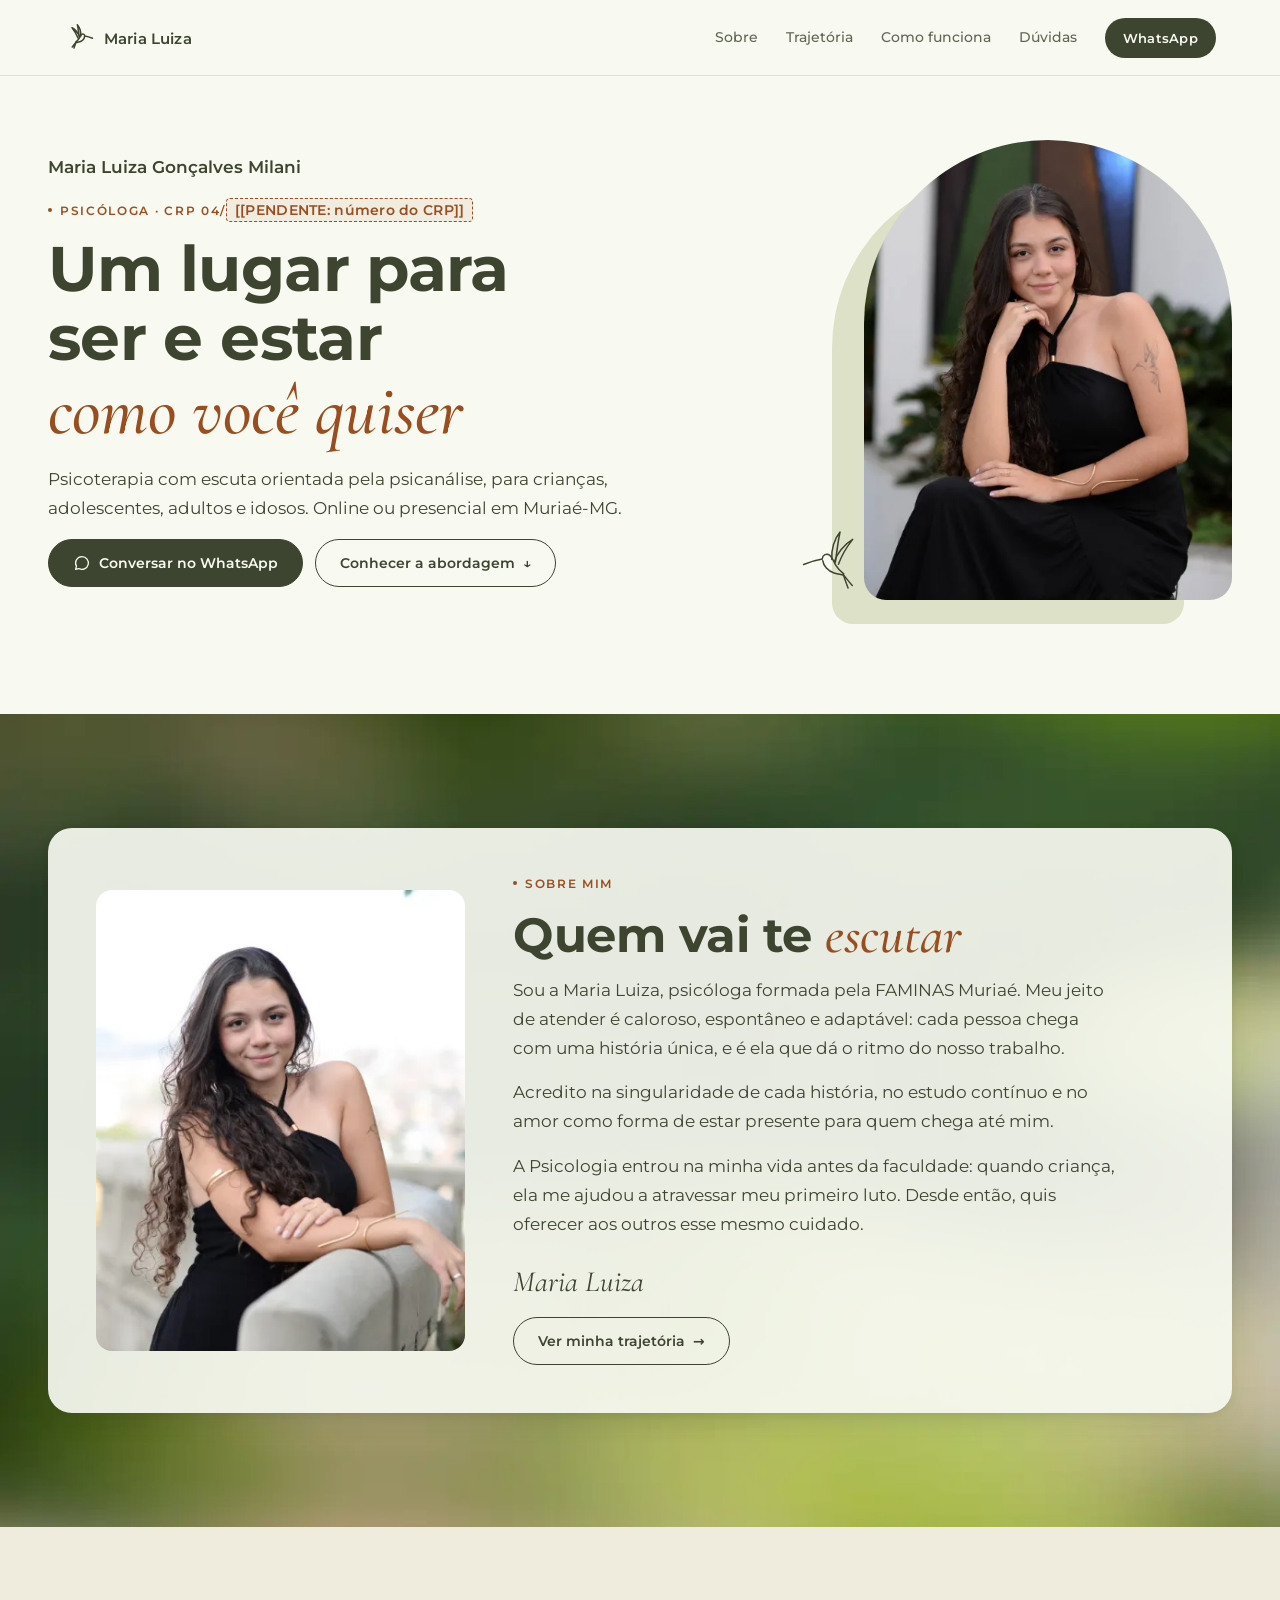
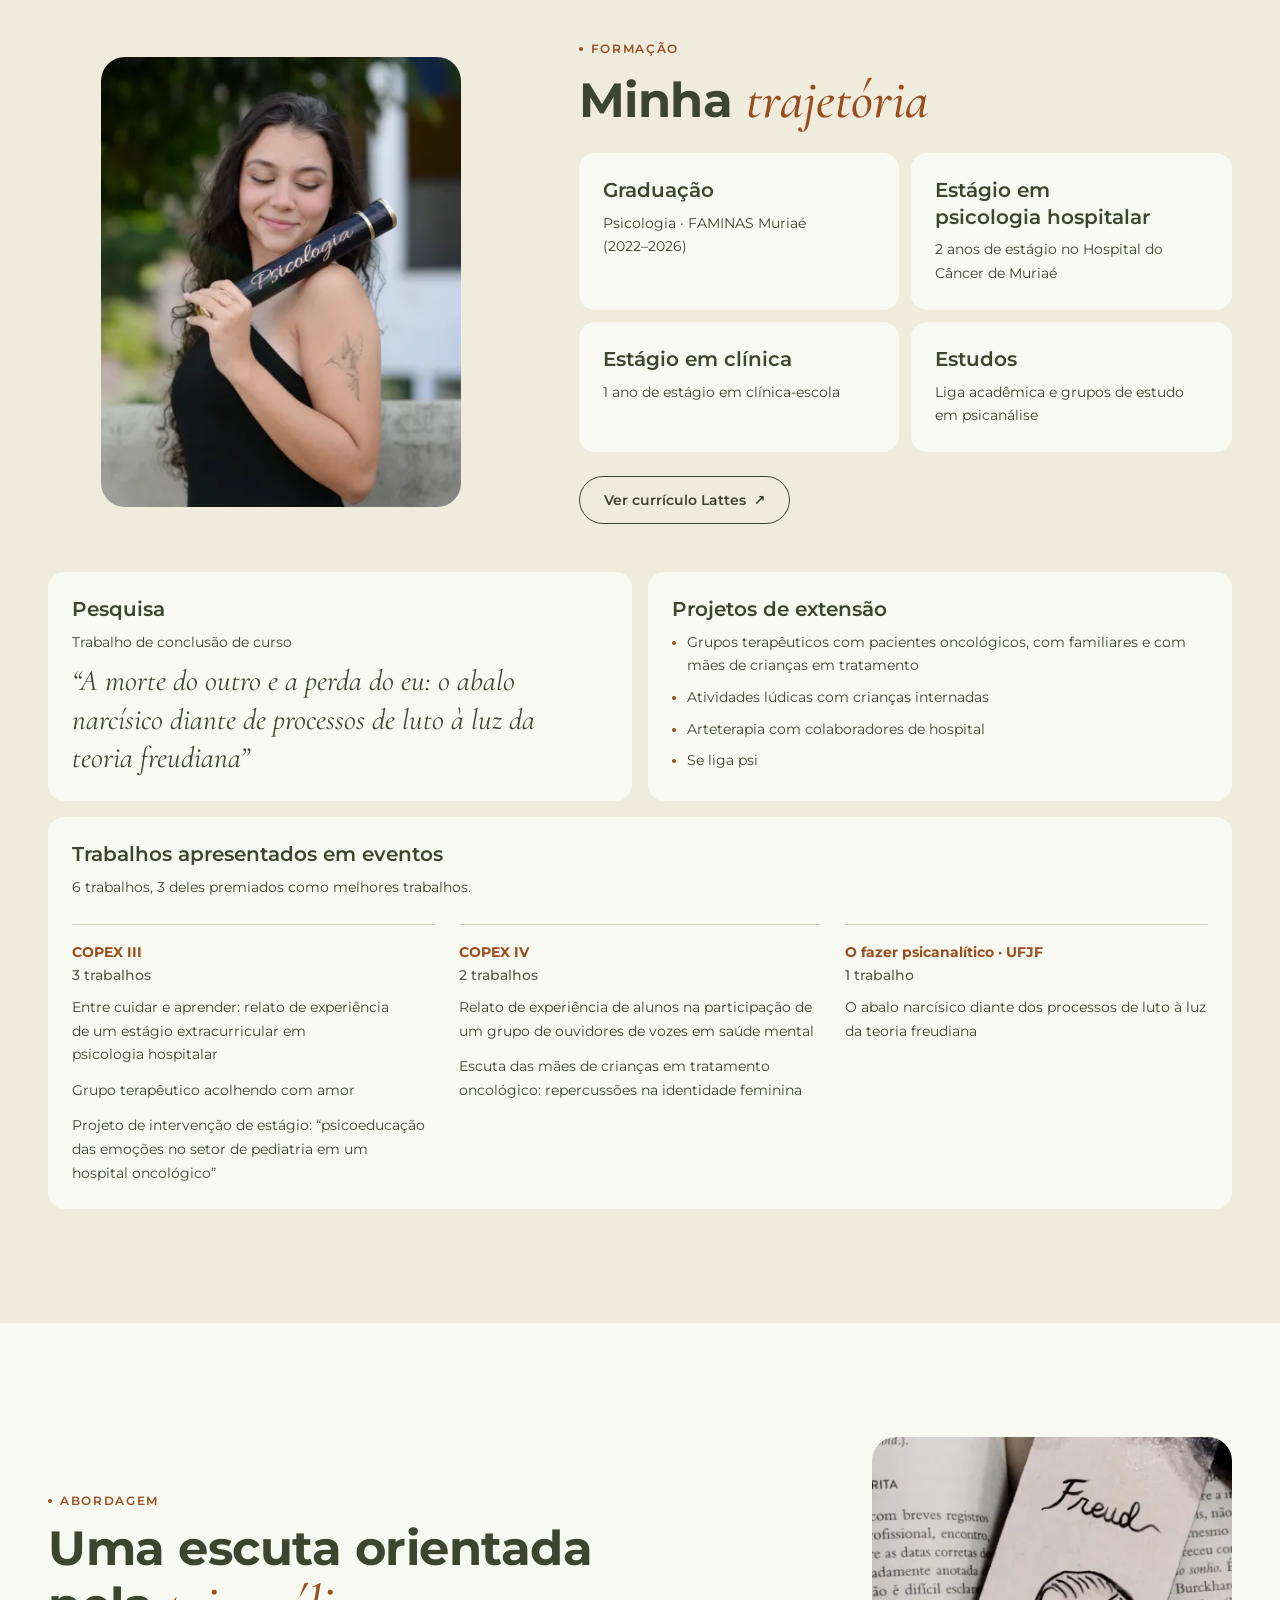
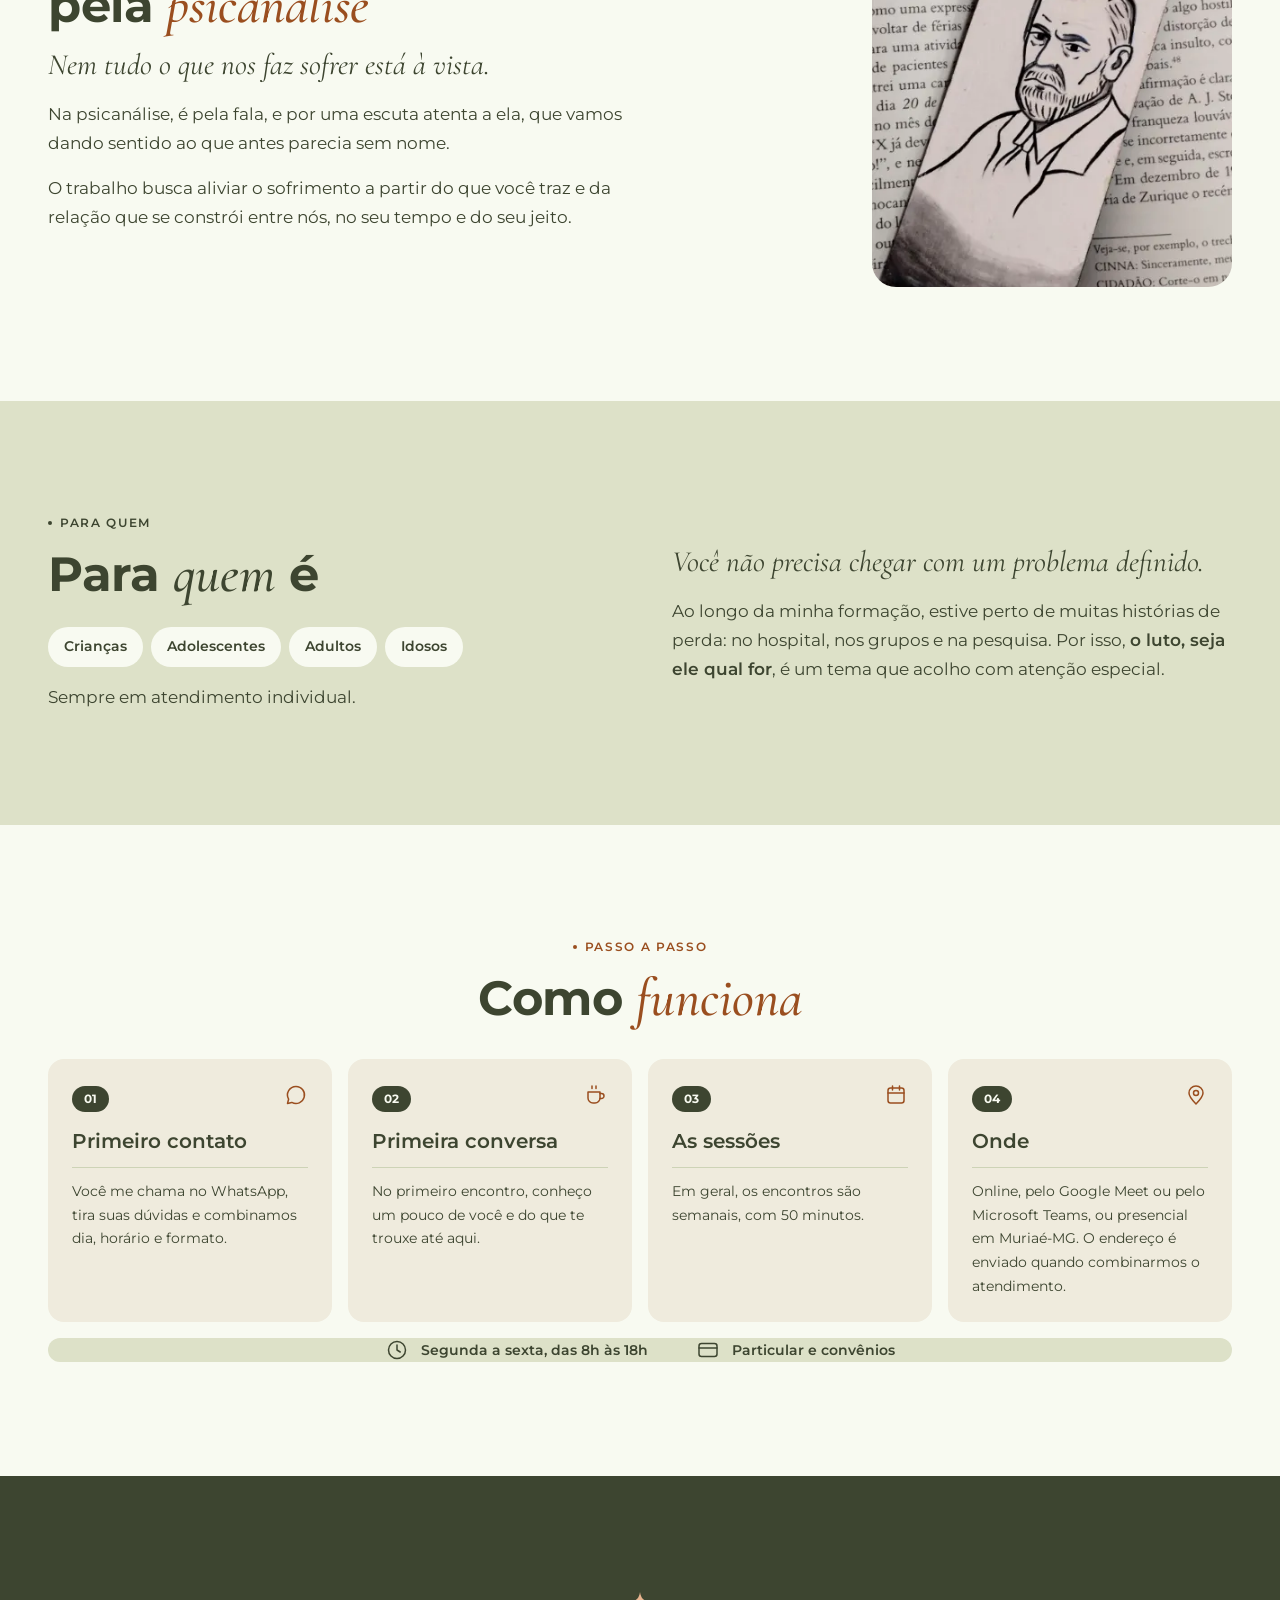
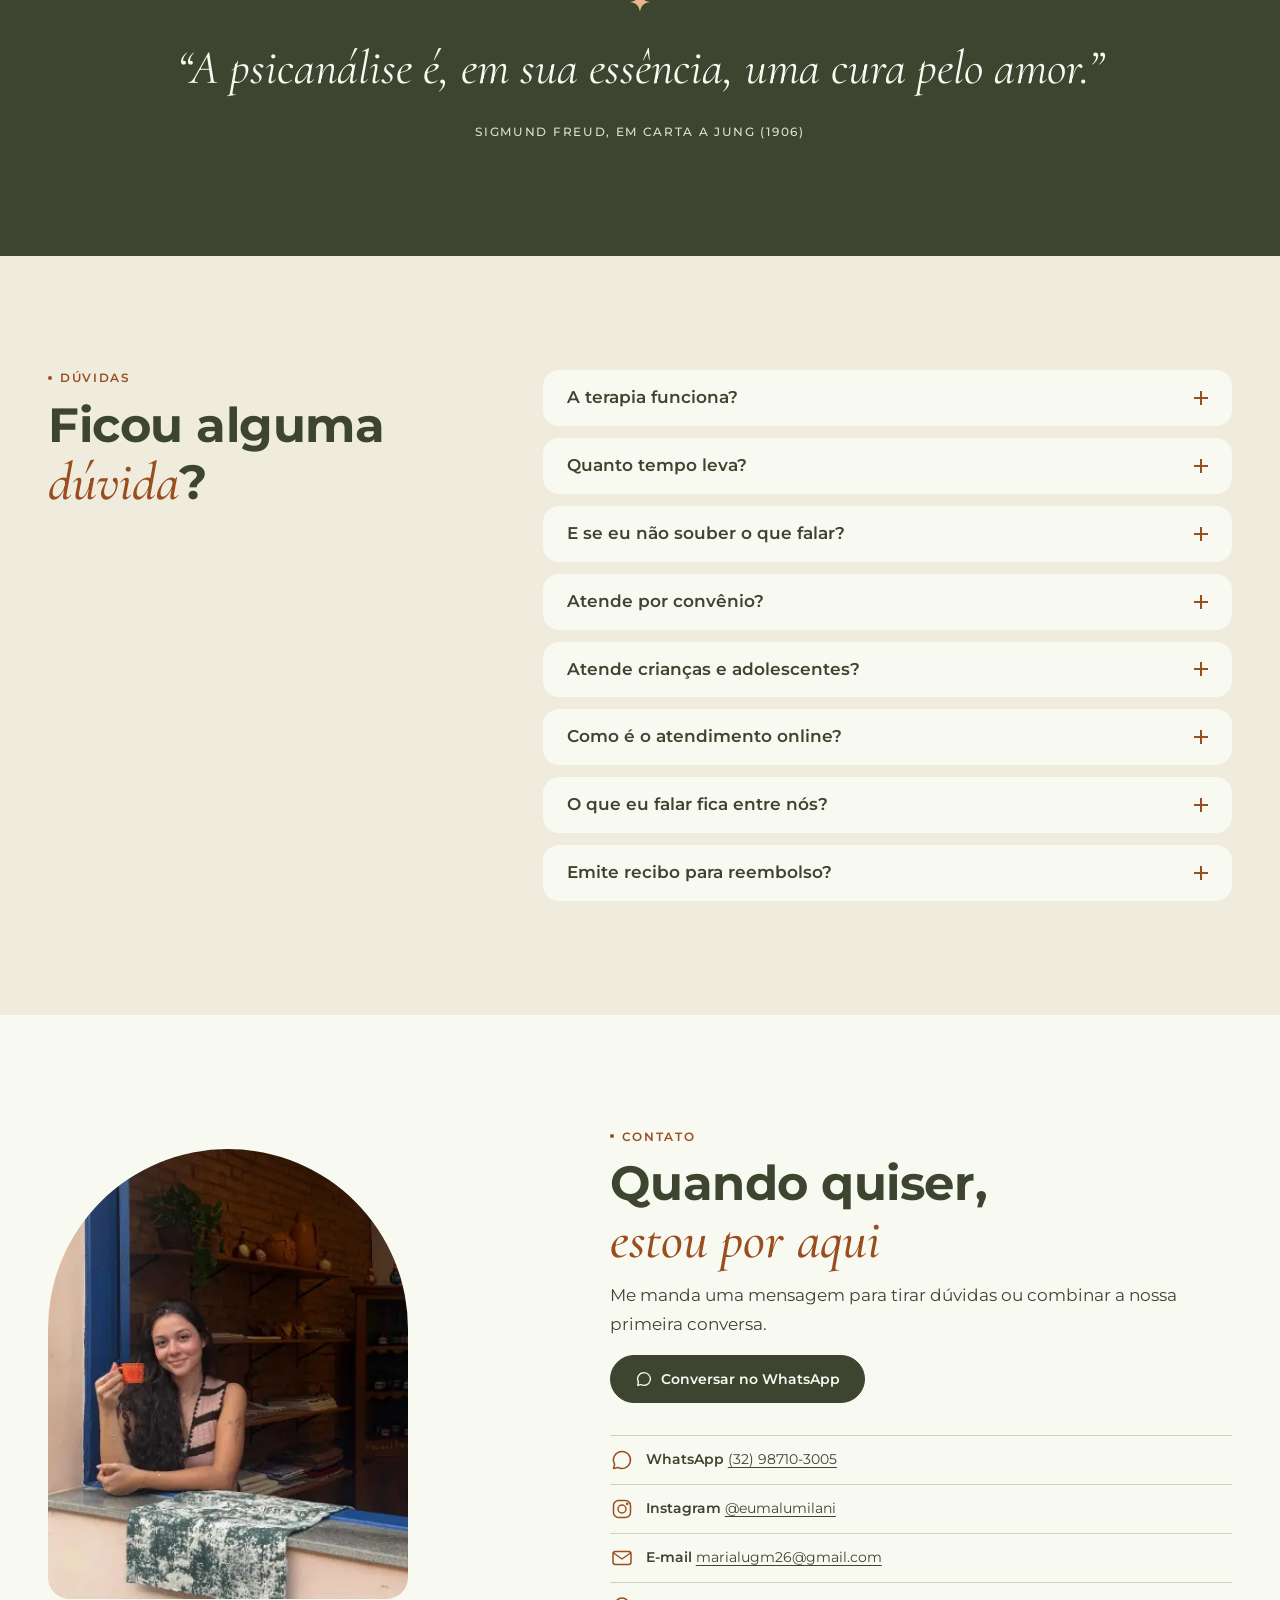
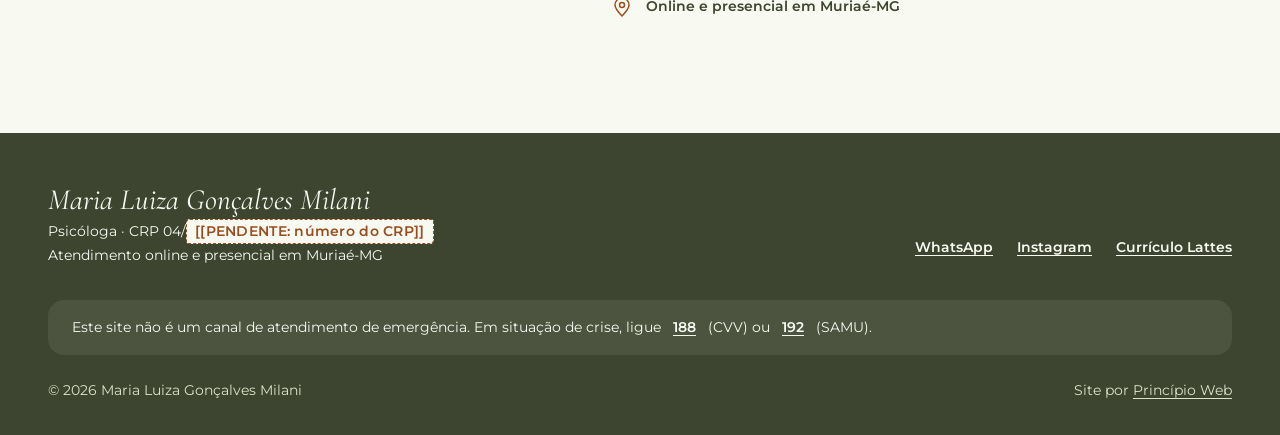
<file: index.html>
<!doctype html>
<html lang="pt-BR">
<head>
  <meta charset="utf-8">
  <!-- Kit, trecho 1 — ADAPTADO: a abertura roda em TODA visita (o kit original rodava só na 1ª,
       com a flag ml-abertura-vista no localStorage; a flag foi removida a pedido) -->
  <script>
    /* ABERTURA — decide, antes do primeiro paint, se a animação roda.
       Põe a classe .intro no <html>; o CSS e o JS da abertura só agem com ela. */
    (function () {
      var html = document.documentElement;
      var forcar = /[?&]intro(?:[=&]|$)/.test(location.search); // ?intro força (e ?intro=0.25 = câmera lenta)
      try {
        if (matchMedia('(prefers-reduced-motion: reduce)').matches) return; // movimento reduzido: nunca roda
        if (!forcar) {
          // recarregou: roda sempre, tirando o #seção que o clique no menu deixou no endereço.
          // chegou por link de seção (#duvidas…): não roda, vai direto à seção
          var nav = performance.getEntriesByType('navigation')[0];
          if (location.hash) {
            if (!nav || nav.type !== 'reload') return;
            history.replaceState(history.state, '', location.pathname + location.search);
          }
          if (document.visibilityState === 'hidden') return; // aberta em aba de fundo
        }
        if ('scrollRestoration' in history) history.scrollRestoration = 'manual'; // começa no topo
        html.classList.add('intro');
      } catch (e) { /* navegador sem suporte: não roda */ }
    })();
  </script>
  <!-- Kit, trecho 2 — fonte do nome auto-hospedada (pré-carregada) no lugar do Google Fonts;
       o @font-face fica em css/base.css. CSS da camada sem alterações. -->
  <link rel="preload" href="assets/fonts/cormorant-garamond-latin-wght-italic.woff2" as="font" type="font/woff2" crossorigin>
  <style>
  /* ==========================================================================
     ABERTURA — camada por cima do site (CSS inline no <head>)
     Só vale com html.intro. Sem a classe, a camada nem aparece.
     ========================================================================== */
  :root {
    --ab-cortina: #F8FAF1;   /* cor da cortina (off-white) */
    --ab-traco: #3D4530;     /* traço do beija-flor e cor do nome (verde-oliva) */
    --ab-fio: #CDD3B6;       /* fio da borda: verde-sálvia (um tom acima do #DDE1C8 para aparecer sobre o off-white) */
    --ab-sombra: #3D4530;    /* cor da sombra da borda (bem transparente, ver opacidades no HTML) */
    --ab-fonte-nome: "Cormorant Garamond", "Cormorant", Garamond, Georgia, serif;
    --ab-tamanho-nome: clamp(2.6rem, 2rem + 4vw, 5.6rem);
    --ab-espera: 4s;         /* rede de segurança: se o JS falhar, a camada some sozinha depois disso */
  }

  #abertura { display: none; }

  html.intro #abertura {
    display: block;
    position: fixed;
    inset: 0;
    z-index: 2147483000;
    overflow: hidden;
    contain: strict;
    cursor: default;
    -webkit-user-select: none;
    user-select: none;
    -webkit-tap-highlight-color: transparent;
    /* linear no total, para o último quadro ser exato (visibility: hidden de verdade) */
    animation: ab-seguranca .35s linear var(--ab-espera) forwards;
  }

  #abertura svg {
    position: absolute;
    inset: 0;
    width: 100%;
    height: 100%;
    display: block;
    overflow: visible;
    will-change: transform; /* cada SVG numa camada própria da GPU */
  }

  .ab-tecido { fill: var(--ab-cortina); }
  .ab-fio { fill: none; stroke: var(--ab-fio); stroke-width: 1.25px; stroke-linejoin: round; }
  .ab-sombra path { fill: none; stroke: var(--ab-sombra); stroke-linejoin: round; }

  .ab-nome {
    fill: var(--ab-traco);
    font-family: var(--ab-fonte-nome);
    font-style: italic;
    font-weight: 300;
    font-size: var(--ab-tamanho-nome);
    letter-spacing: .01em;
    transition: opacity .25s cubic-bezier(.16, 1, .3, 1);
  }
  #abertura.ab-esperando-fonte .ab-nome { opacity: 0; } /* nunca mostra a fonte reserva trocando no meio */

  .ab-passaro path {
    fill: none;
    stroke: var(--ab-traco);
    stroke-width: 1.5px;
    stroke-linecap: round;
    stroke-linejoin: round;
    vector-effect: non-scaling-stroke; /* o traço fica com 1,5 px em qualquer tamanho */
  }
  .ab-rastro { fill: none; stroke-width: 1.5px; stroke-linecap: round; stroke-dasharray: 0 5; }

  /* O logo do menu já ocupa o lugar, invisível, até o beija-flor pousar nele */
  html.intro [data-abertura-logo] {
    visibility: hidden;
    animation: ab-logo-volta .35s ease-out var(--ab-espera) forwards;
  }

  /* Rede de segurança: some com fade e deixa de existir para o clique.
     O "hidden" entra em 97% e fica até o fim: no Chrome, com atraso de 4 s, o progresso final
     pode parar em 0,999999… (arredondamento) e um hidden só no 100% nunca seria aplicado. */
  @keyframes ab-seguranca {
    0%   { opacity: 1; animation-timing-function: cubic-bezier(.16, 1, .3, 1); }
    96%  { opacity: 0; visibility: visible; }
    97%, 100% { opacity: 0; visibility: hidden; pointer-events: none; }
  }
  @keyframes ab-logo-volta {
    from { visibility: visible; opacity: 0; }
    to   { visibility: visible; opacity: 1; }
  }
  </style>
  <meta name="viewport" content="width=device-width, initial-scale=1">
  <title>Maria Luiza Gonçalves Milani · Psicóloga em Muriaé-MG</title>
  <meta name="description" content="Psicoterapia com escuta orientada pela psicanálise, para crianças, adolescentes, adultos e idosos. Atendimento online ou presencial em Muriaé-MG.">
  <meta name="theme-color" content="#F8FAF1">
  <!-- [[PENDENTE: remover o noindex quando o CRP estiver no site (sem CRP não pode aparecer no Google)]] -->
  <meta name="robots" content="noindex, nofollow">
  <!-- Endereço do site: ao trocar pelo domínio final, buscar "psico-web.jp-princisval.workers.dev"
       e substituir aqui, no JSON-LD abaixo, em robots.txt e em sitemap.xml -->
  <link rel="canonical" href="https://psico-web.jp-princisval.workers.dev/">
  <!-- Prévia do link (WhatsApp, Instagram, Facebook, X) -->
  <meta property="og:type" content="website">
  <meta property="og:locale" content="pt_BR">
  <meta property="og:site_name" content="Maria Luiza · Psicóloga">
  <meta property="og:title" content="Maria Luiza Gonçalves Milani · Psicóloga em Muriaé-MG">
  <meta property="og:description" content="Psicoterapia com escuta orientada pela psicanálise, para crianças, adolescentes, adultos e idosos. Online ou presencial em Muriaé-MG.">
  <meta property="og:url" content="https://psico-web.jp-princisval.workers.dev/">
  <meta property="og:image" content="https://psico-web.jp-princisval.workers.dev/assets/img/compartilhar.jpg">
  <meta property="og:image:type" content="image/jpeg">
  <meta property="og:image:width" content="1200">
  <meta property="og:image:height" content="630">
  <meta property="og:image:alt" content="Maria Luiza Gonçalves Milani, psicóloga em Muriaé-MG, sorrindo com a mão no queixo">
  <meta name="twitter:card" content="summary_large_image">
  <!-- Dados estruturados para o Google: só informações confirmadas em docs/conteudo.md.
       Quando o CRP chegar, incluir em "Person": "identifier": "CRP 04/número" -->
  <script type="application/ld+json">
  {
    "@context": "https://schema.org",
    "@graph": [
      {
        "@type": "Person",
        "@id": "https://psico-web.jp-princisval.workers.dev/#maria-luiza",
        "name": "Maria Luiza Gonçalves Milani",
        "jobTitle": "Psicóloga",
        "url": "https://psico-web.jp-princisval.workers.dev/",
        "image": "https://psico-web.jp-princisval.workers.dev/assets/img/compartilhar.jpg",
        "alumniOf": { "@type": "CollegeOrUniversity", "name": "FAMINAS Muriaé" },
        "knowsAbout": ["Psicologia", "Psicanálise", "Psicoterapia"],
        "sameAs": [
          "https://www.instagram.com/eumalumilani/",
          "https://lattes.cnpq.br/3861131205712376"
        ]
      },
      {
        "@type": "ProfessionalService",
        "@id": "https://psico-web.jp-princisval.workers.dev/#atendimento",
        "name": "Maria Luiza Gonçalves Milani · Psicóloga",
        "description": "Psicoterapia com escuta orientada pela psicanálise, para crianças, adolescentes, adultos e idosos. Online ou presencial em Muriaé-MG.",
        "url": "https://psico-web.jp-princisval.workers.dev/",
        "image": "https://psico-web.jp-princisval.workers.dev/assets/img/compartilhar.jpg",
        "telephone": "+55 32 98710-3005",
        "email": "marialugm26@gmail.com",
        "address": { "@type": "PostalAddress", "addressLocality": "Muriaé", "addressRegion": "MG", "addressCountry": "BR" },
        "areaServed": [
          { "@type": "City", "name": "Muriaé" },
          { "@type": "Country", "name": "Brasil" }
        ],
        "founder": { "@id": "https://psico-web.jp-princisval.workers.dev/#maria-luiza" },
        "sameAs": ["https://www.instagram.com/eumalumilani/"]
      }
    ]
  }
  </script>
  <link rel="preload" href="assets/fonts/montserrat-latin-wght-normal.woff2" as="font" type="font/woff2" crossorigin>
  <!-- Kit, trecho 8 — favicons na raiz -->
  <link rel="icon" href="/favicon-32.png" sizes="32x32" type="image/png">
  <link rel="icon" href="/favicon.svg" type="image/svg+xml">
  <link rel="apple-touch-icon" href="/apple-touch-icon.png">
  <link rel="stylesheet" href="css/base.css">
  <link rel="stylesheet" href="css/menu.css">
  <link rel="stylesheet" href="css/secoes.css">
</head>
<body>
  <!-- Kit, trecho 3 — ABERTURA: camada por cima do site (logo no início do <body>) -->
  <div id="abertura" aria-hidden="true">
    <svg class="ab-pano" focusable="false">
      <defs>
        <clipPath id="ab-corte">
          <rect class="ab-inicial" width="100%" height="100%"/>
          <path data-borda/>
        </clipPath>
      </defs>
      <!-- sombra suave da borda: traços do mesmo path, do mais largo/claro ao mais estreito/escuro (sem filtro de blur) -->
      <g class="ab-sombra" transform="translate(0 1.5)">
        <path data-borda stroke-width="36" stroke-opacity="0.006"/>
        <path data-borda stroke-width="28" stroke-opacity="0.008"/>
        <path data-borda stroke-width="22" stroke-opacity="0.01"/>
        <path data-borda stroke-width="17" stroke-opacity="0.012"/>
        <path data-borda stroke-width="13" stroke-opacity="0.015"/>
        <path data-borda stroke-width="9" stroke-opacity="0.018"/>
        <path data-borda stroke-width="6" stroke-opacity="0.022"/>
        <path data-borda stroke-width="3" stroke-opacity="0.03"/>
      </g>
      <rect class="ab-tecido ab-inicial" width="100%" height="100%"/>
      <path class="ab-tecido" data-borda/>
      <g clip-path="url(#ab-corte)">
        <g class="ab-nome-grupo">
          <text class="ab-nome" x="50%" y="50%" text-anchor="middle" dominant-baseline="central">Maria Luiza</text>
        </g>
      </g>
      <path class="ab-fio" data-borda/>
    </svg>
    <svg class="ab-ceu" focusable="false">
      <defs>
        <linearGradient id="ab-rastro-cor" gradientUnits="userSpaceOnUse">
          <stop offset="0" stop-color="#3D4530" stop-opacity="0"/>
          <stop offset=".78" stop-color="#3D4530" stop-opacity=".62"/>
          <stop offset="1" stop-color="#3D4530" stop-opacity="0"/>
        </linearGradient>
      </defs>
      <path class="ab-rastro" stroke="url(#ab-rastro-cor)"/>
      <g class="ab-passaro" transform="translate(-999 -999)">
        <g class="ab-asa-tras">
          <path data-pose="alta" d="M52.2 46.4 C48.6 35.8 39.2 23.0 26.8 15.8 C34.8 25.8 41.8 37.4 46.6 50.2"/>
          <path data-pose="meia" d="M52.2 46.4 C45.2 37.6 31.4 28.6 14.6 24.6 C28.0 31.0 39.6 39.6 46.6 50.2" style="opacity:0"/>
          <path data-pose="baixa" d="M52.2 46.4 C42.6 44.0 27.0 44.6 11.6 49.8 C26.4 48.8 38.8 49.0 46.6 50.2" style="opacity:0"/>
        </g>
        <path d="M69.0 42.4 C68.6 37.4 62.8 34.8 59.0 37.6 C55.0 40.6 53.4 46.4 50.4 51.6 C47.6 56.4 43.4 60.6 39.2 63.6"/>
        <path d="M68.4 45.4 C67.6 52.4 61.0 60.0 52.8 62.4 C48.6 63.6 44.6 64.4 41.0 65.2"/>
        <path d="M69.0 43.2 Q82.0 45.4 95.0 50.6"/>
        <path d="M40.0 64.4 C35.4 70.4 31.4 75.6 27.4 79.8 M40.0 64.4 C37.6 71.8 35.4 77.6 33.2 83.4"/>
        <g class="ab-asa-frente">
          <path data-pose="alta" d="M55.8 43.6 C56.8 30.6 52.6 15.2 44.4 5.6 C47.2 18.4 48.8 32.4 50.8 47.4"/>
          <path data-pose="meia" d="M55.8 43.6 C52.4 32.8 41.8 20.4 26.6 12.6 C36.6 22.2 45.2 33.6 50.8 47.4" style="opacity:0"/>
          <path data-pose="baixa" d="M55.8 43.6 C47.6 38.4 32.4 34.4 14.8 35.8 C30.4 38.8 43.4 42.6 50.8 47.4" style="opacity:0"/>
        </g>
      </g>
    </svg>
  </div>

  <a class="pular-link" href="#conteudo">Pular para o conteúdo</a>

  <!-- Kit, trecho 7 — header. data-menu no <header>; data-menu-flip nas peças que deslizam;
       data-abertura-logo no SVG onde o beija-flor pousa; data-abertura-sobe no que sobe com a cortina -->
  <header class="menu" data-menu>
    <div class="menu__contorno" aria-hidden="true"></div>
    <div class="menu__fundo" aria-hidden="true"></div>
    <div class="menu__barra">
      <a class="menu__marca" href="#topo" data-menu-flip aria-label="Maria Luiza — início">
        <svg class="menu__logo" data-abertura-logo viewBox="0 0 100 100" overflow="visible" aria-hidden="true" focusable="false">
          <g fill="none" stroke="currentColor" stroke-width="1.5" stroke-linecap="round" stroke-linejoin="round">
            <path vector-effect="non-scaling-stroke" d="M52.2 46.4 C48.6 35.8 39.2 23.0 26.8 15.8 C34.8 25.8 41.8 37.4 46.6 50.2"/>
            <path vector-effect="non-scaling-stroke" d="M69.0 42.4 C68.6 37.4 62.8 34.8 59.0 37.6 C55.0 40.6 53.4 46.4 50.4 51.6 C47.6 56.4 43.4 60.6 39.2 63.6"/>
            <path vector-effect="non-scaling-stroke" d="M68.4 45.4 C67.6 52.4 61.0 60.0 52.8 62.4 C48.6 63.6 44.6 64.4 41.0 65.2"/>
            <path vector-effect="non-scaling-stroke" d="M69.0 43.2 Q82.0 45.4 95.0 50.6"/>
            <path vector-effect="non-scaling-stroke" d="M40.0 64.4 C35.4 70.4 31.4 75.6 27.4 79.8 M40.0 64.4 C37.6 71.8 35.4 77.6 33.2 83.4"/>
            <path vector-effect="non-scaling-stroke" d="M55.8 43.6 C56.8 30.6 52.6 15.2 44.4 5.6 C47.2 18.4 48.8 32.4 50.8 47.4"/>
          </g>
        </svg>
        <span class="menu__nome" data-abertura-sobe>Maria Luiza</span>
      </a>
      <div class="menu__direita" data-menu-flip="fim">
        <nav class="menu__links" aria-label="Seções" data-abertura-sobe>
          <a href="#sobre">Sobre</a>
          <a href="#trajetoria">Trajetória</a>
          <a href="#como-funciona">Como funciona</a>
          <a href="#duvidas">Dúvidas</a>
        </nav>
        <a class="menu__whats" href="https://wa.me/5532987103005?text=Ol%C3%A1%2C%20Maria%20Luiza!%20Vim%20pelo%20seu%20site%20e%20gostaria%20de%20saber%20mais%20sobre%20o%20atendimento%20com%20voc%C3%AA." target="_blank" rel="noopener" data-abertura-sobe>WhatsApp</a>
      </div>
    </div>
  </header>

  <main id="conteudo" tabindex="-1">

    <!-- ===================== INÍCIO ===================== -->
    <section id="topo" class="secao topo" aria-labelledby="topo-titulo">
      <div class="container topo__grade">
        <div class="fluxo">
          <p class="topo__nome" data-abertura-sobe>Maria Luiza Gonçalves Milani</p>
          <p class="sobretitulo" data-abertura-sobe>Psicóloga · CRP 04/<span class="pendente">[[PENDENTE: número do CRP]]</span></p>
          <h1 id="topo-titulo" data-abertura-sobe>Um lugar para ser e estar <em>como você quiser</em></h1>
          <p data-abertura-sobe>Psicoterapia com escuta orientada pela psicanálise, para crianças, adolescentes, adultos e idosos. Online ou presencial em Muriaé-MG.</p>
          <p class="acoes" data-abertura-sobe>
            <a class="botao" href="https://wa.me/5532987103005?text=Ol%C3%A1%2C%20Maria%20Luiza!%20Vim%20pelo%20seu%20site%20e%20gostaria%20de%20saber%20mais%20sobre%20o%20atendimento%20com%20voc%C3%AA." target="_blank" rel="noopener">
              <svg class="botao__icone" viewBox="0 0 24 24" aria-hidden="true" focusable="false"><path d="M12 3.5a8.5 8.5 0 0 0-7.4 12.7L3.5 20.5l4.3-1.1A8.5 8.5 0 1 0 12 3.5Z"/></svg>
              Conversar no WhatsApp
            </a>
            <a class="botao botao--contorno" href="#abordagem">Conhecer a abordagem <span aria-hidden="true">↓</span></a>
          </p>
        </div>
        <div class="topo__foto" data-abertura-sobe>
          <img src="assets/img/topo-720.webp" srcset="assets/img/topo-480.webp 480w, assets/img/topo-720.webp 720w, assets/img/topo-1080.webp 1080w" sizes="(min-width: 761px) 370px, min(82vw, 370px)" width="720" height="900" fetchpriority="high" decoding="async" alt="Maria Luiza sentada, de vestido preto, sorrindo com o queixo apoiado na mão">
          <svg class="topo__passaro" viewBox="0 0 100 100" aria-hidden="true" focusable="false"><path d="M52.2 46.4 C48.6 35.8 39.2 23.0 26.8 15.8 C34.8 25.8 41.8 37.4 46.6 50.2"/><path d="M69.0 42.4 C68.6 37.4 62.8 34.8 59.0 37.6 C55.0 40.6 53.4 46.4 50.4 51.6 C47.6 56.4 43.4 60.6 39.2 63.6"/><path d="M68.4 45.4 C67.6 52.4 61.0 60.0 52.8 62.4 C48.6 63.6 44.6 64.4 41.0 65.2"/><path d="M69.0 43.2 Q82.0 45.4 95.0 50.6"/><path d="M40.0 64.4 C35.4 70.4 31.4 75.6 27.4 79.8 M40.0 64.4 C37.6 71.8 35.4 77.6 33.2 83.4"/><path d="M55.8 43.6 C56.8 30.6 52.6 15.2 44.4 5.6 C47.2 18.4 48.8 32.4 50.8 47.4"/></svg>
        </div>
      </div>
    </section>

    <!-- ===================== SOBRE ===================== -->
    <section id="sobre" class="secao sobre" aria-labelledby="sobre-titulo">
      <div class="container">
        <div class="sobre__cartao">
          <div class="sobre__foto">
            <img src="assets/img/sobre-640.webp" srcset="assets/img/sobre-400.webp 400w, assets/img/sobre-640.webp 640w, assets/img/sobre-960.webp 960w" sizes="(min-width: 761px) 370px, 82vw" width="640" height="800" loading="lazy" decoding="async" alt="Maria Luiza sorrindo, apoiada em um parapeito, com a cidade desfocada ao fundo">
          </div>
          <div class="fluxo">
            <p class="sobretitulo">Sobre mim</p>
            <h2 id="sobre-titulo">Quem vai te <em>escutar</em></h2>
            <p>Sou a Maria Luiza, psicóloga formada pela FAMINAS Muriaé. Meu jeito de atender é caloroso, espontâneo e adaptável: cada pessoa chega com uma história única, e é ela que dá o ritmo do nosso trabalho.</p>
            <p>Acredito na singularidade de cada história, no estudo contínuo e no amor como forma de estar presente para quem chega até mim.</p>
            <p>A Psicologia entrou na minha vida antes da faculdade: quando criança, ela me ajudou a atravessar meu primeiro luto. Desde então, quis oferecer aos outros esse mesmo cuidado.</p>
            <p class="destaque sobre__assinatura">Maria Luiza</p>
            <p class="acoes"><a class="botao botao--contorno" href="#trajetoria">Ver minha trajetória <span aria-hidden="true">→</span></a></p>
          </div>
        </div>
      </div>
    </section>

    <!-- ===================== TRAJETÓRIA (produção acadêmica) ===================== -->
    <section id="trajetoria" class="secao secao--bege" aria-labelledby="trajetoria-titulo">
      <div class="container">
        <div class="trajetoria__grade">
          <div class="trajetoria__foto">
            <img src="assets/img/trajetoria-640.webp" srcset="assets/img/trajetoria-400.webp 400w, assets/img/trajetoria-640.webp 640w, assets/img/trajetoria-880.webp 880w" sizes="(min-width: 400px) 360px, 88vw" width="640" height="800" loading="lazy" decoding="async" alt="Maria Luiza sorrindo de olhos fechados, com o canudo da formatura em Psicologia apoiado no ombro e um beija-flor tatuado no braço">
          </div>
          <div class="fluxo">
            <p class="sobretitulo">Formação</p>
            <h2 id="trajetoria-titulo">Minha <em>trajetória</em></h2>
            <ul class="cartoes" role="list">
              <li class="cartao">
                <h3>Graduação</h3>
                <p>Psicologia · FAMINAS Muriaé (2022–2026)</p>
              </li>
              <li class="cartao">
                <h3>Estágio em psicologia hospitalar</h3>
                <p>2 anos de estágio no Hospital do Câncer de Muriaé</p>
              </li>
              <li class="cartao">
                <h3>Estágio em clínica</h3>
                <p>1 ano de estágio em clínica-escola</p>
              </li>
              <li class="cartao">
                <h3>Estudos</h3>
                <p>Liga acadêmica e grupos de estudo em psicanálise</p>
              </li>
            </ul>
            <p class="acoes"><a class="botao botao--contorno" href="https://lattes.cnpq.br/3861131205712376" target="_blank" rel="noopener">Ver currículo Lattes <span aria-hidden="true">↗</span><span class="visualmente-oculto">(abre em nova aba)</span></a></p>
          </div>
        </div>

        <div class="producao">
          <div class="cartao">
            <h3>Pesquisa</h3>
            <p>Trabalho de conclusão de curso</p>
            <p><cite class="destaque">“A morte do outro e a perda do eu: o abalo narcísico diante de processos de luto à luz da teoria freudiana”</cite></p>
          </div>
          <div class="cartao">
            <h3>Projetos de extensão</h3>
            <ul class="lista">
              <li>Grupos terapêuticos com pacientes oncológicos, com familiares e com mães de crianças em tratamento</li>
              <li>Atividades lúdicas com crianças internadas</li>
              <li>Arteterapia com colaboradores de hospital</li>
              <li>Se liga psi</li>
            </ul>
          </div>
        </div>

        <div class="cartao eventos">
          <h3>Trabalhos apresentados em eventos</h3>
          <p>6 trabalhos, 3 deles premiados como melhores trabalhos.</p>
          <div class="eventos__grade">
            <div class="evento">
              <h4>COPEX III <span>3 trabalhos</span></h4>
              <ul role="list">
                <li>Entre cuidar e aprender: relato de experiência de um estágio extracurricular em psicologia hospitalar</li>
                <li>Grupo terapêutico acolhendo com amor</li>
                <li>Projeto de intervenção de estágio: “psicoeducação das emoções no setor de pediatria em um hospital oncológico”</li>
              </ul>
            </div>
            <div class="evento">
              <h4>COPEX IV <span>2 trabalhos</span></h4>
              <ul role="list">
                <li>Relato de experiência de alunos na participação de um grupo de ouvidores de vozes em saúde mental</li>
                <li>Escuta das mães de crianças em tratamento oncológico: repercussões na identidade feminina</li>
              </ul>
            </div>
            <div class="evento">
              <h4>O fazer psicanalítico · UFJF <span>1 trabalho</span></h4>
              <ul role="list">
                <li>O abalo narcísico diante dos processos de luto à luz da teoria freudiana</li>
              </ul>
            </div>
          </div>
        </div>
      </div>
    </section>

    <!-- ===================== ABORDAGEM ===================== -->
    <section id="abordagem" class="secao" aria-labelledby="abordagem-titulo">
      <div class="container abordagem__grade">
        <div class="fluxo">
          <p class="sobretitulo">Abordagem</p>
          <h2 id="abordagem-titulo">Uma escuta orientada pela <em>psicanálise</em></h2>
          <p class="destaque">Nem tudo o que nos faz sofrer está à vista.</p>
          <p>Na psicanálise, é pela fala, e por uma escuta atenta a ela, que vamos dando sentido ao que antes parecia sem nome.</p>
          <p>O trabalho busca aliviar o sofrimento a partir do que você traz e da relação que se constrói entre nós, no seu tempo e do seu jeito.</p>
        </div>
        <div class="abordagem__foto">
          <img src="assets/img/abordagem-640.webp" srcset="assets/img/abordagem-400.webp 400w, assets/img/abordagem-640.webp 640w, assets/img/abordagem-880.webp 880w" sizes="(min-width: 400px) 360px, 88vw" width="640" height="800" loading="lazy" decoding="async" alt="Marcador de página com um desenho de Freud a traço, sobre um livro aberto">
        </div>
      </div>
    </section>

    <!-- ===================== PARA QUEM (como posso ajudar) ===================== -->
    <section id="ajuda" class="secao secao--salvia" aria-labelledby="ajuda-titulo">
      <div class="container ajuda__grade">
        <div class="fluxo">
          <p class="sobretitulo">Para quem</p>
          <h2 id="ajuda-titulo">Para <em>quem</em> é</h2>
          <ul class="etiquetas" role="list">
            <li>Crianças</li>
            <li>Adolescentes</li>
            <li>Adultos</li>
            <li>Idosos</li>
          </ul>
          <p>Sempre em atendimento individual.</p>
        </div>
        <div class="fluxo">
          <p class="destaque">Você não precisa chegar com um problema definido.</p>
          <p>Ao longo da minha formação, estive perto de muitas histórias de perda: no hospital, nos grupos e na pesquisa. Por isso, <strong>o luto, seja ele qual for</strong>, é um tema que acolho com atenção especial.</p>
        </div>
      </div>
    </section>

    <!-- ===================== COMO FUNCIONA ===================== -->
    <section id="como-funciona" class="secao" aria-labelledby="como-funciona-titulo">
      <div class="container">
        <div class="fluxo cabecalho-centro">
          <p class="sobretitulo">Passo a passo</p>
          <h2 id="como-funciona-titulo">Como <em>funciona</em></h2>
        </div>
        <ol class="passos" role="list">
          <li class="passo">
            <svg class="icone" viewBox="0 0 24 24" aria-hidden="true" focusable="false"><path d="M12 3.5a8.5 8.5 0 0 0-7.4 12.7L3.5 20.5l4.3-1.1A8.5 8.5 0 1 0 12 3.5Z"/></svg>
            <h3>Primeiro contato</h3>
            <p>Você me chama no WhatsApp, tira suas dúvidas e combinamos dia, horário e formato.</p>
          </li>
          <li class="passo">
            <svg class="icone" viewBox="0 0 24 24" aria-hidden="true" focusable="false"><path d="M4 9h12v6a5 5 0 0 1-5 5H9a5 5 0 0 1-5-5Z"/><path d="M16 10.5h1.5a2.5 2.5 0 0 1 0 5H16M8 3v2.5M12 3v2.5"/></svg>
            <h3>Primeira conversa</h3>
            <p>No primeiro encontro, conheço um pouco de você e do que te trouxe até aqui.</p>
          </li>
          <li class="passo">
            <svg class="icone" viewBox="0 0 24 24" aria-hidden="true" focusable="false"><rect x="4" y="5" width="16" height="15" rx="2.5"/><path d="M4 10h16M8.5 3v4M15.5 3v4"/></svg>
            <h3>As sessões</h3>
            <p>Em geral, os encontros são semanais, com 50 minutos.</p>
          </li>
          <li class="passo">
            <svg class="icone" viewBox="0 0 24 24" aria-hidden="true" focusable="false"><path d="M12 21c4.5-4.6 7-8 7-11a7 7 0 1 0-14 0c0 3 2.5 6.4 7 11Z"/><circle cx="12" cy="10" r="2.5"/></svg>
            <h3>Onde</h3>
            <p>Online, pelo Google Meet ou pelo Microsoft Teams, ou presencial em Muriaé-MG. O endereço é enviado quando combinarmos o atendimento.</p>
          </li>
        </ol>
        <ul class="informes" role="list">
          <li><svg class="icone" viewBox="0 0 24 24" aria-hidden="true" focusable="false"><circle cx="12" cy="12" r="8.5"/><path d="M12 7v5l3.2 2"/></svg><span>Segunda a sexta, das 8h às 18h</span></li>
          <li><svg class="icone" viewBox="0 0 24 24" aria-hidden="true" focusable="false"><rect x="3" y="5.5" width="18" height="13" rx="2.5"/><path d="M3 10h18"/></svg><span>Particular e convênios</span></li>
        </ul>
      </div>
    </section>

    <!-- ===================== CITAÇÃO ===================== -->
    <aside class="secao citacao" aria-label="Citação">
      <figure class="container">
        <svg class="citacao__estrela" viewBox="0 0 24 24" aria-hidden="true" focusable="false"><path d="M12 2c.9 6.2 3.8 9.1 10 10-6.2.9-9.1 3.8-10 10-.9-6.2-3.8-9.1-10-10 6.2-.9 9.1-3.8 10-10Z"/></svg>
        <blockquote>
          <p>“A psicanálise é, em sua essência, uma cura pelo amor.”</p>
        </blockquote>
        <figcaption>Sigmund Freud, em carta a Jung (1906)</figcaption>
      </figure>
    </aside>

    <!-- ===================== DÚVIDAS ===================== -->
    <section id="duvidas" class="secao secao--bege" aria-labelledby="duvidas-titulo">
      <div class="container duvidas__grade">
        <div class="fluxo duvidas__cabecalho">
          <p class="sobretitulo">Dúvidas</p>
          <h2 id="duvidas-titulo">Ficou alguma <em>dúvida</em>?</h2>
        </div>
        <div class="duvidas__lista">
          <details class="duvida">
            <summary>A terapia funciona?</summary>
            <p>A terapia não trabalha com promessas de resultado, porque cada processo é único. O que ela oferece é um espaço de escuta, sem julgamentos, para você falar do que sente e entender o que se repete na sua história.</p>
          </details>
          <details class="duvida">
            <summary>Quanto tempo leva?</summary>
            <p>Não há um prazo definido. Cada pessoa tem o seu tempo, e a duração é algo que vamos percebendo juntos ao longo do processo.</p>
          </details>
          <details class="duvida">
            <summary>E se eu não souber o que falar?</summary>
            <p>Tudo bem. Não existe jeito certo de começar: você pode falar do que vier à cabeça, inclusive de não saber o que dizer.</p>
          </details>
          <details class="duvida">
            <summary>Atende por convênio?</summary>
            <p>Sim, atendo particular e por convênio. Me chama no WhatsApp para confirmar se o seu plano está entre os atendidos e conversarmos sobre valores.</p>
          </details>
          <details class="duvida">
            <summary>Atende crianças e adolescentes?</summary>
            <p>Sim. Atendo todas as idades, sempre de forma individual. Não atendo casais, famílias ou grupos.</p>
          </details>
          <details class="duvida">
            <summary>Como é o atendimento online?</summary>
            <p>É por videochamada, pelo Google Meet ou pelo Microsoft Teams, com a mesma duração e o mesmo sigilo do presencial. Vale escolher um cantinho onde você se sinta à vontade para falar.</p>
          </details>
          <details class="duvida">
            <summary>O que eu falar fica entre nós?</summary>
            <p>Sim. O sigilo profissional é um dever ético da psicóloga e protege o que é dito em sessão, salvo as exceções previstas no Código de Ética.</p>
          </details>
          <details class="duvida">
            <summary>Emite recibo para reembolso?</summary>
            <p>Sim. Emito recibo, que você pode usar para pedir reembolso ao seu plano de saúde, de acordo com as regras do seu contrato.</p>
          </details>
        </div>
      </div>
    </section>

    <!-- ===================== CONTATO ===================== -->
    <section id="contato" class="secao" aria-labelledby="contato-titulo">
      <div class="container contato__grade">
        <div class="contato__foto">
          <img src="assets/img/contato-640.webp" srcset="assets/img/contato-400.webp 400w, assets/img/contato-640.webp 640w, assets/img/contato-880.webp 880w" sizes="(min-width: 400px) 360px, 88vw" width="640" height="800" loading="lazy" decoding="async" alt="Maria Luiza sorrindo na janela de um café, com uma xícara laranja na mão">
        </div>
        <div class="fluxo">
          <p class="sobretitulo">Contato</p>
          <h2 id="contato-titulo">Quando quiser, <em>estou por aqui</em></h2>
          <p>Me manda uma mensagem para tirar dúvidas ou combinar a nossa primeira conversa.</p>
          <p class="acoes">
            <a class="botao" href="https://wa.me/5532987103005?text=Ol%C3%A1%2C%20Maria%20Luiza!%20Vim%20pelo%20seu%20site%20e%20gostaria%20de%20saber%20mais%20sobre%20o%20atendimento%20com%20voc%C3%AA." target="_blank" rel="noopener"><svg class="botao__icone" viewBox="0 0 24 24" aria-hidden="true" focusable="false"><path d="M12 3.5a8.5 8.5 0 0 0-7.4 12.7L3.5 20.5l4.3-1.1A8.5 8.5 0 1 0 12 3.5Z"/></svg>Conversar no WhatsApp<span class="visualmente-oculto"> (abre em nova aba)</span></a>
          </p>
          <ul class="contatos" role="list">
            <li><svg class="icone" viewBox="0 0 24 24" aria-hidden="true" focusable="false"><path d="M12 3.5a8.5 8.5 0 0 0-7.4 12.7L3.5 20.5l4.3-1.1A8.5 8.5 0 1 0 12 3.5Z"/></svg><span>WhatsApp <a href="https://wa.me/5532987103005?text=Ol%C3%A1%2C%20Maria%20Luiza!%20Vim%20pelo%20seu%20site%20e%20gostaria%20de%20saber%20mais%20sobre%20o%20atendimento%20com%20voc%C3%AA." target="_blank" rel="noopener">(32) 98710-3005<span class="visualmente-oculto"> (abre em nova aba)</span></a></span></li>
            <li><svg class="icone" viewBox="0 0 24 24" aria-hidden="true" focusable="false"><rect x="3.5" y="3.5" width="17" height="17" rx="5"/><circle cx="12" cy="12" r="4"/><circle cx="17.2" cy="6.8" r=".6"/></svg><span>Instagram <a href="https://www.instagram.com/eumalumilani/" target="_blank" rel="noopener">@eumalumilani<span class="visualmente-oculto"> (abre em nova aba)</span></a></span></li>
            <li><svg class="icone" viewBox="0 0 24 24" aria-hidden="true" focusable="false"><rect x="3" y="5.5" width="18" height="13" rx="2.5"/><path d="m3.5 7 8.5 6 8.5-6"/></svg><span>E-mail <a href="mailto:marialugm26@gmail.com">marialugm26@gmail.com</a></span></li>
            <li><svg class="icone" viewBox="0 0 24 24" aria-hidden="true" focusable="false"><path d="M12 21c4.5-4.6 7-8 7-11a7 7 0 1 0-14 0c0 3 2.5 6.4 7 11Z"/><circle cx="12" cy="10" r="2.5"/></svg><span>Online e presencial em Muriaé-MG</span></li>
          </ul>
        </div>
      </div>
    </section>

  </main>

  <!-- ===================== RODAPÉ ===================== -->
  <footer class="rodape">
    <div class="container">
      <div class="rodape__grade">
        <div>
          <p class="rodape__nome">Maria Luiza Gonçalves Milani</p>
          <p>Psicóloga · CRP 04/<span class="pendente">[[PENDENTE: número do CRP]]</span></p>
          <p>Atendimento online e presencial em Muriaé-MG</p>
        </div>
        <nav aria-label="Links do rodapé">
          <ul class="rodape__links" role="list">
            <li><a href="https://wa.me/5532987103005?text=Ol%C3%A1%2C%20Maria%20Luiza!%20Vim%20pelo%20seu%20site%20e%20gostaria%20de%20saber%20mais%20sobre%20o%20atendimento%20com%20voc%C3%AA." target="_blank" rel="noopener">WhatsApp<span class="visualmente-oculto"> (abre em nova aba)</span></a></li>
            <li><a href="https://www.instagram.com/eumalumilani/" target="_blank" rel="noopener">Instagram<span class="visualmente-oculto"> (abre em nova aba)</span></a></li>
            <li><a href="https://lattes.cnpq.br/3861131205712376" target="_blank" rel="noopener">Currículo Lattes<span class="visualmente-oculto"> (abre em nova aba)</span></a></li>
          </ul>
        </nav>
      </div>
      <p class="rodape__aviso">Este site não é um canal de atendimento de emergência. Em situação de crise, ligue <a href="tel:188">188</a> (CVV) ou <a href="tel:192">192</a> (SAMU).</p>
      <div class="rodape__fim">
        <p>© <span data-ano>2026</span> Maria Luiza Gonçalves Milani</p>
        <p>Site por <a href="https://princisval.com.br" target="_blank" rel="noopener">Princípio Web<span class="visualmente-oculto"> (abre em nova aba)</span></a></p>
      </div>
    </div>
  </footer>

  <!-- Botão de WhatsApp que flutua no celular (js/pagina.js mostra e esconde) -->
  <a class="flutuante" href="https://wa.me/5532987103005?text=Ol%C3%A1%2C%20Maria%20Luiza!%20Vim%20pelo%20seu%20site%20e%20gostaria%20de%20saber%20mais%20sobre%20o%20atendimento%20com%20voc%C3%AA." target="_blank" rel="noopener" data-flutuante>
    <svg class="flutuante__icone" viewBox="0 0 24 24" aria-hidden="true" focusable="false"><path d="M12 3.5a8.5 8.5 0 0 0-7.4 12.7L3.5 20.5l4.3-1.1A8.5 8.5 0 1 0 12 3.5Z"/></svg><span class="visualmente-oculto">Conversar no WhatsApp (abre em nova aba)</span>
  </a>

  <!-- Kit, trechos 4 e 6 — abertura e menu (nesta ordem) -->
  <script src="js/abertura.js"></script>
  <script src="js/menu.js"></script>
  <script src="js/pagina.js"></script>
</body>
</html>
</file>
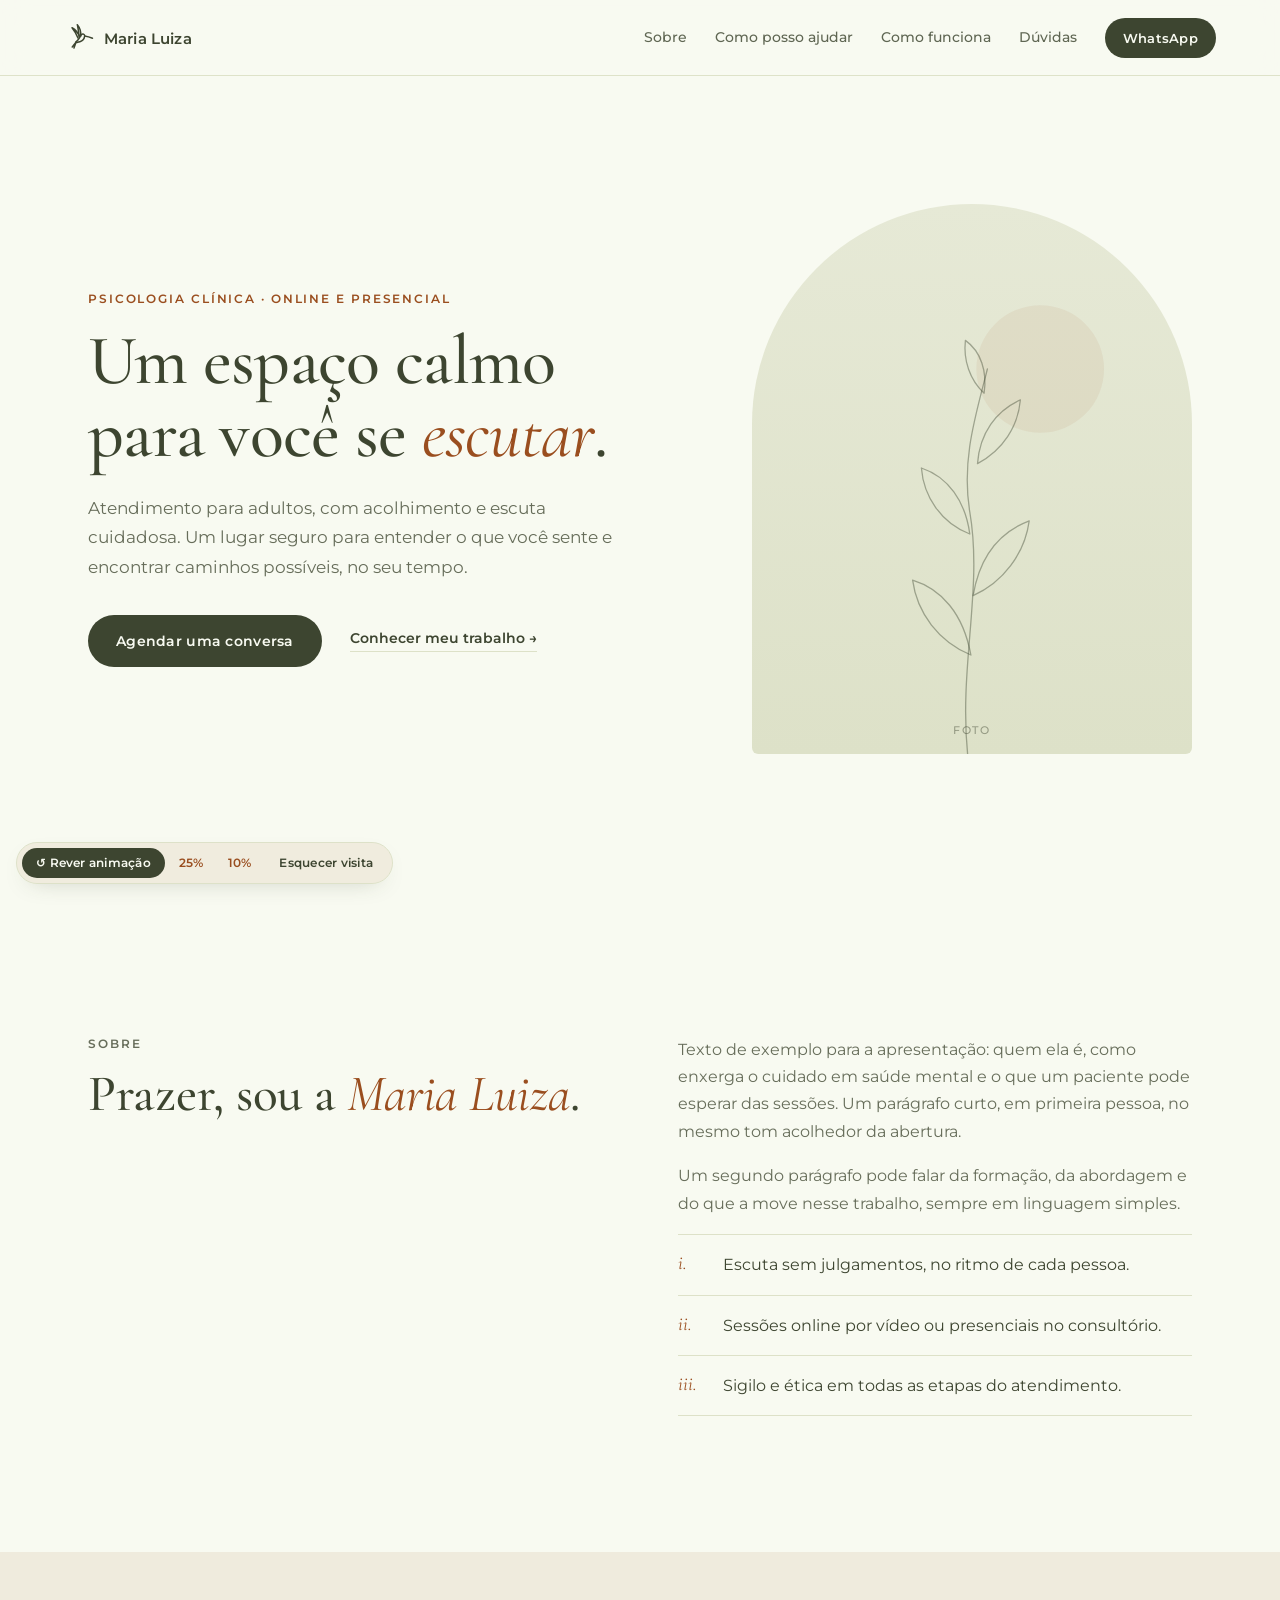
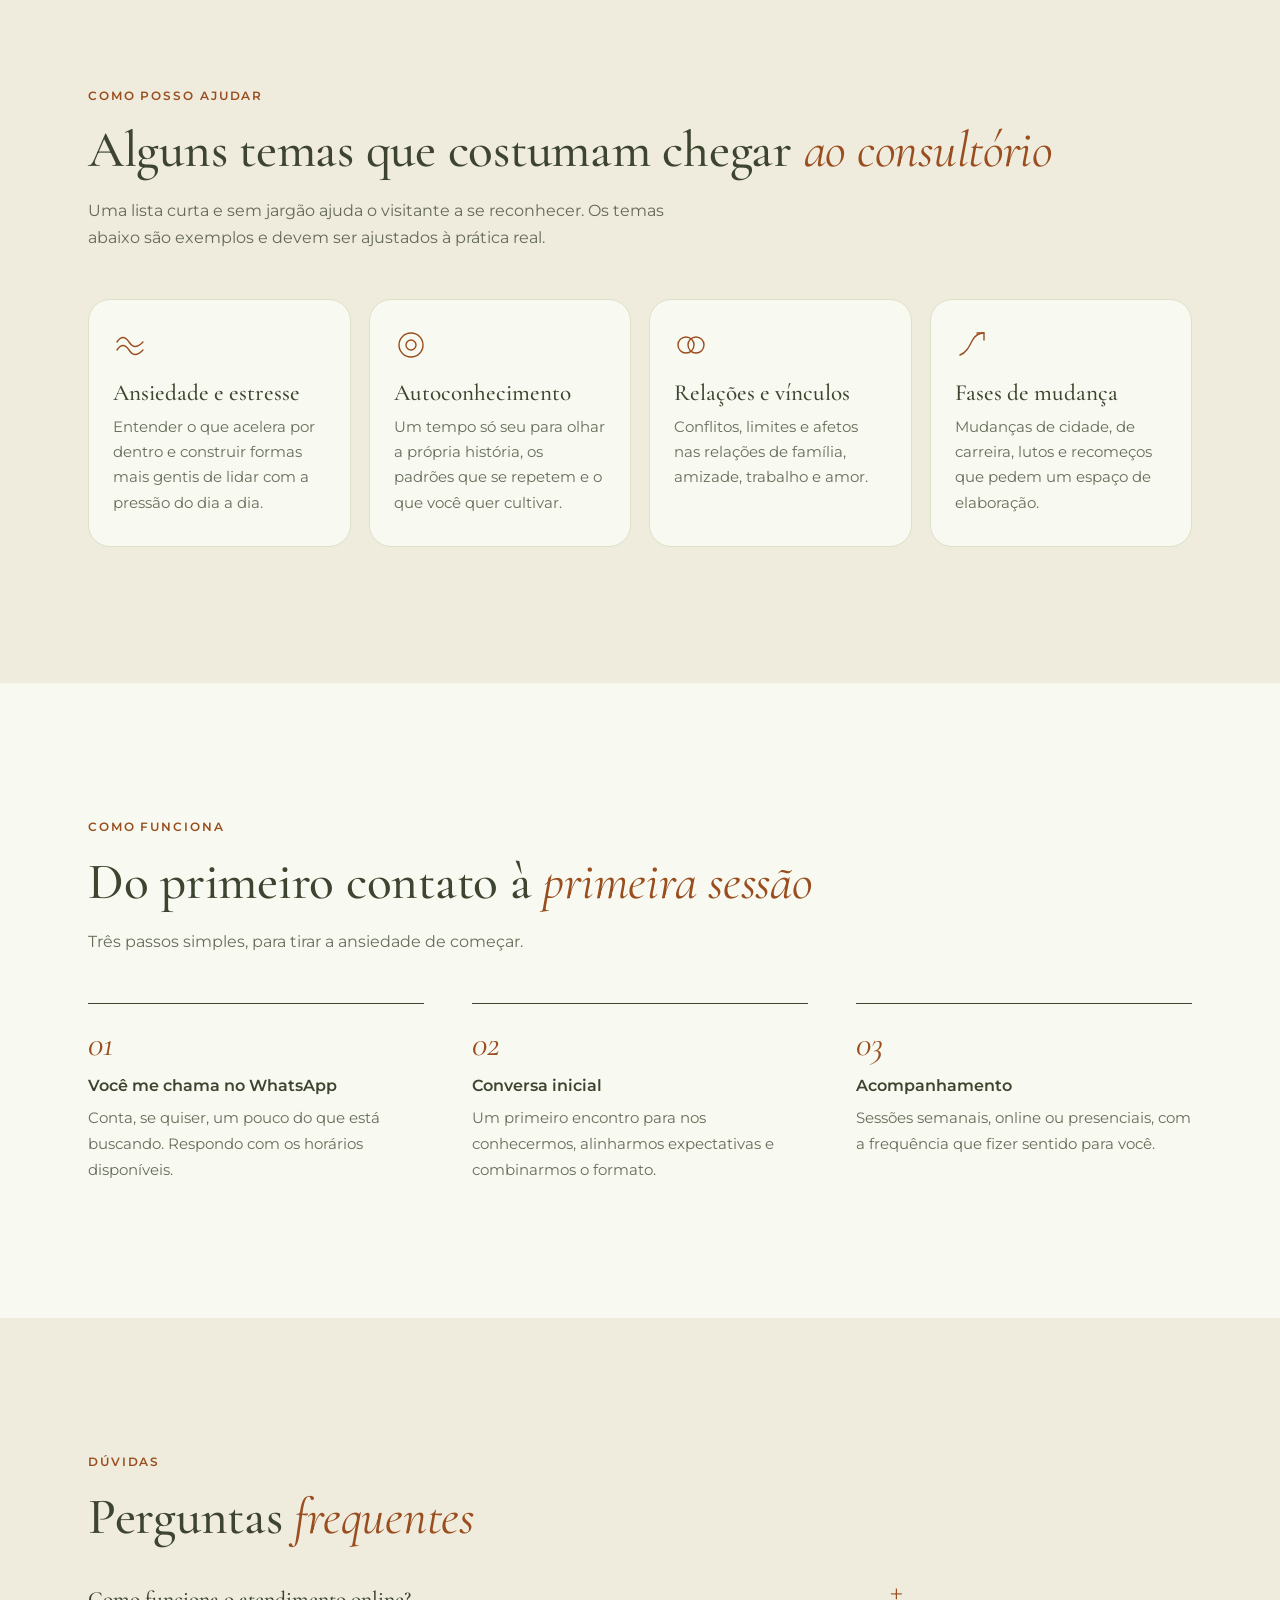
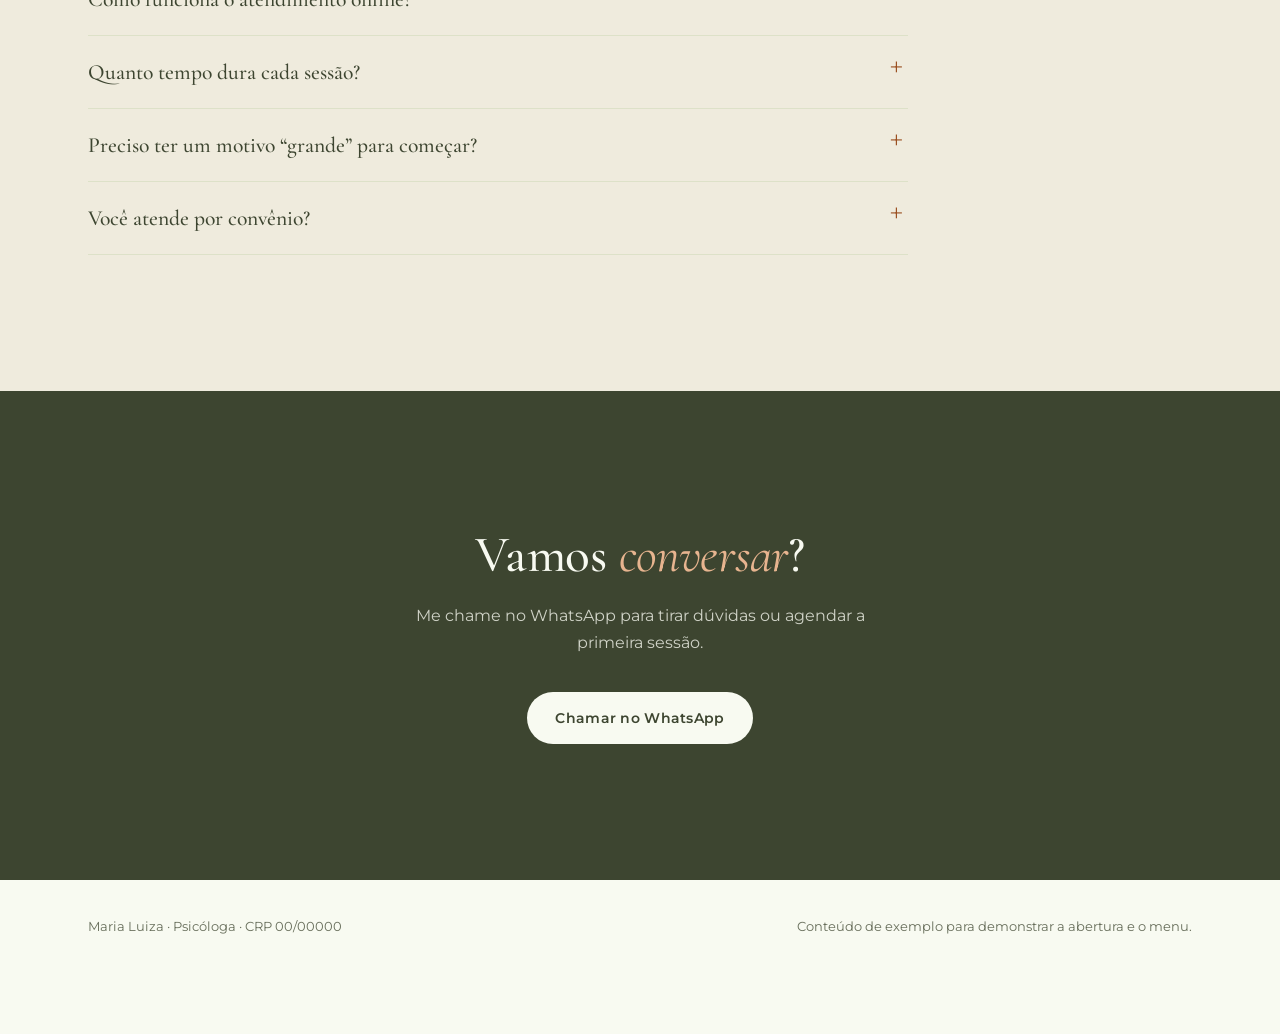
<file: kit-abertura-maria-luiza/abertura-maria-luiza-demo.html>
<!doctype html>
<html lang="pt-BR">
<head>
<meta charset="utf-8">
<script>
  /* ABERTURA — decide, antes do primeiro paint, se a animação roda.
     Põe a classe .intro no <html>; o CSS e o JS da abertura só agem com ela. */
  (function () {
    var html = document.documentElement;
    var CHAVE = 'ml-abertura-vista';                         // flag da 1ª visita no localStorage
    var forcar = /[?&]intro(?:[=&]|$)/.test(location.search); // ?intro força (para testar e mostrar)
    try {
      if (matchMedia('(prefers-reduced-motion: reduce)').matches) return; // movimento reduzido: nunca roda
      if (!forcar) {
        if (localStorage.getItem(CHAVE)) return;           // já viu a abertura
        if (location.hash) return;                         // chegou por link de seção (#contato…)
        if (document.visibilityState === 'hidden') return; // aberta em aba de fundo
        localStorage.setItem(CHAVE, '1');
      }
      if ('scrollRestoration' in history) history.scrollRestoration = 'manual'; // começa no topo
      html.classList.add('intro');
    } catch (e) { /* sem localStorage: não roda, para não repetir a cada visita */ }
  })();
</script>
<meta name="viewport" content="width=device-width, initial-scale=1, viewport-fit=cover">
<title>Maria Luiza · Psicologia — demonstração da abertura</title>
<meta name="theme-color" content="#F8FAF1">
<link rel="icon" href="[data-uri]" sizes="32x32" type="image/png">
<link rel="icon" href="[data-uri]" type="image/svg+xml">
<link rel="preconnect" href="https://fonts.googleapis.com">
<link rel="preconnect" href="https://fonts.gstatic.com" crossorigin>
<!-- Fonte do nome na cortina: display=block, para nunca trocar de fonte no meio da animação -->
<link rel="stylesheet" href="https://fonts.googleapis.com/css2?family=Cormorant+Garamond:ital,wght@1,300&display=block">
<link rel="stylesheet" href="https://fonts.googleapis.com/css2?family=Cormorant+Garamond:ital,wght@0,400;0,500;1,400;1,500&family=Montserrat:wght@400;500;600&display=swap">
<style>
/* ==========================================================================
   ABERTURA — camada por cima do site (CSS inline no <head>)
   Só vale com html.intro. Sem a classe, a camada nem aparece.
   ========================================================================== */
:root {
  --ab-cortina: #F8FAF1;   /* cor da cortina (off-white) */
  --ab-traco: #3D4530;     /* traço do beija-flor e cor do nome (verde-oliva) */
  --ab-fio: #CDD3B6;       /* fio da borda: verde-sálvia (um tom acima do #DDE1C8 para aparecer sobre o off-white) */
  --ab-sombra: #3D4530;    /* cor da sombra da borda (bem transparente, ver opacidades no HTML) */
  --ab-fonte-nome: "Cormorant Garamond", "Cormorant", Garamond, Georgia, serif;
  --ab-tamanho-nome: clamp(2.6rem, 2rem + 4vw, 5.6rem);
  --ab-espera: 4s;         /* rede de segurança: se o JS falhar, a camada some sozinha depois disso */
}

#abertura { display: none; }

html.intro #abertura {
  display: block;
  position: fixed;
  inset: 0;
  z-index: 2147483000;
  overflow: hidden;
  contain: strict;
  cursor: default;
  -webkit-user-select: none;
  user-select: none;
  -webkit-tap-highlight-color: transparent;
  /* linear no total, para o último quadro ser exato (visibility: hidden de verdade) */
  animation: ab-seguranca .35s linear var(--ab-espera) forwards;
}

#abertura svg {
  position: absolute;
  inset: 0;
  width: 100%;
  height: 100%;
  display: block;
  overflow: visible;
  will-change: transform; /* cada SVG numa camada própria da GPU */
}

.ab-tecido { fill: var(--ab-cortina); }
.ab-fio { fill: none; stroke: var(--ab-fio); stroke-width: 1.25px; stroke-linejoin: round; }
.ab-sombra path { fill: none; stroke: var(--ab-sombra); stroke-linejoin: round; }

.ab-nome {
  fill: var(--ab-traco);
  font-family: var(--ab-fonte-nome);
  font-style: italic;
  font-weight: 300;
  font-size: var(--ab-tamanho-nome);
  letter-spacing: .01em;
  transition: opacity .25s cubic-bezier(.16, 1, .3, 1);
}
#abertura.ab-esperando-fonte .ab-nome { opacity: 0; } /* nunca mostra a fonte reserva trocando no meio */

.ab-passaro path {
  fill: none;
  stroke: var(--ab-traco);
  stroke-width: 1.5px;
  stroke-linecap: round;
  stroke-linejoin: round;
  vector-effect: non-scaling-stroke; /* o traço fica com 1,5 px em qualquer tamanho */
}
.ab-rastro { fill: none; stroke-width: 1.5px; stroke-linecap: round; stroke-dasharray: 0 5; }

/* O logo do menu já ocupa o lugar, invisível, até o beija-flor pousar nele */
html.intro [data-abertura-logo] {
  visibility: hidden;
  animation: ab-logo-volta .35s ease-out var(--ab-espera) forwards;
}

/* Rede de segurança: some com fade e deixa de existir para o clique.
   O "hidden" entra em 97% e fica até o fim: no Chrome, com atraso de 4 s, o progresso final
   pode parar em 0,999999… (arredondamento) e um hidden só no 100% nunca seria aplicado. */
@keyframes ab-seguranca {
  0%   { opacity: 1; animation-timing-function: cubic-bezier(.16, 1, .3, 1); }
  96%  { opacity: 0; visibility: visible; }
  97%, 100% { opacity: 0; visibility: hidden; pointer-events: none; }
}
@keyframes ab-logo-volta {
  from { visibility: visible; opacity: 0; }
  to   { visibility: visible; opacity: 1; }
}
</style>
<style>
/* ==========================================================================
   MENU AO ROLAR — barra cheia no topo, pílula flutuante depois de ~100 px
   (vale sempre, não só na primeira visita)
   ========================================================================== */
:root {
  --menu-altura: 76px;                       /* barra cheia */
  --menu-pilula-altura: 56px;
  --menu-pilula-topo: 12px;                  /* distância da pílula até o topo */
  --menu-pilula-largura: min(520px, 100% - 24px);
  --menu-dur: 420ms;                         /* 350–450 ms */
  --menu-ease: cubic-bezier(0.65, 0, 0.35, 1);
}
@media (max-width: 760px) {
  :root {
    --menu-altura: 64px;
    --menu-pilula-altura: 52px;
    --menu-pilula-largura: calc(100% - 24px); /* celular: quase toda a largura, 12 px de margem */
  }
}

.menu {
  position: fixed;
  top: 0;
  left: 0;
  right: 0;
  z-index: 100;
  height: var(--menu-altura);
  pointer-events: none; /* só a pílula/barra recebe clique, não o vazio em volta */
}

/* Borda verde-sálvia + sombra suave da pílula. Fica ATRÁS do fundo translúcido:
   enquanto o fundo ainda está largo, ele a cobre; ela vai aparecendo conforme a
   pílula se forma (nunca aparece uma borda "solta" dentro de um fundo maior). */
.menu__contorno {
  position: absolute;
  top: var(--menu-pilula-topo);
  left: 50%;
  width: var(--menu-pilula-largura);
  height: var(--menu-pilula-altura);
  transform: translateX(-50%);
  border: 1px solid #DDE1C8;
  border-radius: 999px;
  box-shadow: 0 12px 32px -16px rgb(61 69 48 / 0.30), 0 2px 8px -3px rgb(61 69 48 / 0.10);
  opacity: 0;
  pointer-events: none;
  transition: opacity 150ms ease-out;
}
.menu--pilula .menu__contorno {
  opacity: 1;
  transition: opacity 240ms var(--menu-ease) 180ms;
}

/* Fundo: a mesma peça vira pílula recortando com clip-path (anima na GPU, sem layout) */
.menu__fundo {
  position: absolute;
  inset: 0;
  background: rgb(248 250 241 / 0.84);
  -webkit-backdrop-filter: blur(14px) saturate(1.15);
  backdrop-filter: blur(14px) saturate(1.15);
  box-shadow: inset 0 -1px 0 rgb(221 225 200 / 0.95); /* fio de baixo da barra cheia */
  clip-path: inset(0 0 0 0 round 0px);
  transition: clip-path var(--menu-dur) var(--menu-ease), box-shadow 160ms ease-out;
}
.menu--pilula .menu__fundo {
  box-shadow: inset 0 -1px 0 rgb(221 225 200 / 0);
  /* 1 px para dentro do contorno, para a borda ficar inteira à vista */
  clip-path: inset(
    calc(var(--menu-pilula-topo) + 1px)
    calc((100% - var(--menu-pilula-largura)) / 2 + 1px)
    calc(var(--menu-altura) - var(--menu-pilula-topo) - var(--menu-pilula-altura) + 1px)
    round calc(var(--menu-pilula-altura) / 2 - 1px)
  );
}

/* Conteúdo */
.menu__barra {
  position: relative;
  height: var(--menu-altura);
  max-width: 1200px;
  margin: 0 auto;
  padding: 0 24px;
  display: flex;
  align-items: center;
  gap: 28px;
}
.menu--pilula .menu__barra {
  width: var(--menu-pilula-largura);
  max-width: none;
  height: var(--menu-pilula-altura);
  margin-top: var(--menu-pilula-topo);
  padding: 0 7px 0 16px;
}

.menu__marca {
  display: flex;
  align-items: center;
  gap: 10px;
  color: #3D4530;
  text-decoration: none;
  pointer-events: auto;
}
.menu__logo { width: 30px; height: 30px; flex: none; overflow: visible; color: #3D4530; }
.menu__logo path {
  fill: none;
  stroke: currentColor;
  stroke-width: 1.5px;
  stroke-linecap: round;
  stroke-linejoin: round;
  vector-effect: non-scaling-stroke;
}
.menu__nome { font: 600 15px/1 "Montserrat", system-ui, sans-serif; letter-spacing: .01em; white-space: nowrap; }

/* Links + WhatsApp andam juntos (um grupo só, alinhado à direita) */
.menu__direita {
  margin-left: auto;
  position: relative;
  display: flex;
  align-items: center;
  gap: 28px;
}

.menu__links {
  display: flex;
  align-items: center;
  gap: 28px;
  pointer-events: auto;
  /* voltando ao topo: só aparecem depois que o grupo passou pelo nome */
  transition: opacity 240ms var(--menu-ease) 180ms, visibility 0s;
}
.menu__links a {
  color: rgb(61 69 48 / 0.82);
  font: 500 13.5px/1 "Montserrat", system-ui, sans-serif;
  text-decoration: none;
  white-space: nowrap;
  transition: color .2s;
}
.menu__links a:hover { color: #9A4E1F; }
.menu--pilula .menu__links {
  position: absolute; /* sai do fluxo, mas continua colado à esquerda do WhatsApp */
  top: 0;
  bottom: 0;
  right: calc(100% + 28px);
  opacity: 0;
  visibility: hidden;
  pointer-events: none;
  transition: opacity 160ms ease-out, visibility 0s 160ms; /* os links somem com fade */
}

.menu__whats {
  display: inline-flex;
  align-items: center;
  height: 40px;
  padding: 0 18px;
  border-radius: 999px;
  background: #3D4530;
  color: #F8FAF1;
  font: 600 13px/1 "Montserrat", system-ui, sans-serif;
  letter-spacing: .02em;
  text-decoration: none;
  white-space: nowrap;
  pointer-events: auto;
  transition: background-color .2s;
}
.menu__whats:hover { background: #2f3625; }

@media (max-width: 760px) {
  .menu__barra { padding: 0 16px; }
  .menu__links { display: none; }
  .menu__whats { height: 38px; padding: 0 16px; }
}

/* Movimento reduzido: troca de estado sem animação */
@media (prefers-reduced-motion: reduce) {
  .menu__fundo, .menu__contorno, .menu__links { transition: none !important; }
}
/* ==========================================================================
   SITE DE EXEMPLO (só para a demonstração) — paleta e fontes do storyboard
   ========================================================================== */
:root {
  --offwhite: #F8FAF1;
  --bege: #EFEBDD;
  --oliva: #3D4530;
  --terracota: #9A4E1F;
  --salvia: #DDE1C8;
  --texto-suave: rgb(61 69 48 / 0.78);
  --serifa: "Cormorant Garamond", "Cormorant", Garamond, Georgia, serif;
  --sans: "Montserrat", system-ui, -apple-system, "Segoe UI", sans-serif;
  --largura: 1200px;
  --respiro: clamp(20px, 5vw, 48px);
}

*, *::before, *::after { box-sizing: border-box; }
html { scroll-behavior: smooth; scroll-padding-top: 96px; -webkit-text-size-adjust: 100%; }
@media (prefers-reduced-motion: reduce) { html { scroll-behavior: auto; } }
body {
  margin: 0;
  background: var(--offwhite);
  color: var(--oliva);
  font: 400 16px/1.7 var(--sans);
  -webkit-font-smoothing: antialiased;
  text-rendering: optimizeLegibility;
}
img, svg { display: block; }
a { color: inherit; }
.envelope { max-width: var(--largura); margin: 0 auto; padding: 0 var(--respiro); }

/* ---------- Topo (hero) ---------- */
.topo {
  min-height: 100dvh;
  padding: calc(var(--menu-altura) + clamp(24px, 6vh, 64px)) 0 clamp(40px, 8vh, 80px);
  display: flex;
  align-items: center;
}
.topo__grade {
  width: 100%;
  display: grid;
  grid-template-columns: 1.08fr 0.92fr;
  align-items: center;
  gap: clamp(32px, 6vw, 96px);
}
.chapeu {
  margin: 0 0 18px;
  color: var(--terracota);
  font: 600 0.74rem/1.4 var(--sans);
  letter-spacing: 0.16em;
  text-transform: uppercase;
}
.topo h1 {
  margin: 0 0 22px;
  font: 500 clamp(2.6rem, 1.5rem + 3.6vw, 4.6rem)/1.04 var(--serifa);
  letter-spacing: -0.01em;
  text-wrap: balance;
}
.topo h1 em, h2 em { font-style: italic; font-weight: 400; color: var(--terracota); }
.topo__texto { max-width: 34em; margin: 0 0 34px; color: var(--texto-suave); font-size: clamp(1rem, 0.96rem + 0.2vw, 1.08rem); }
.acoes { display: flex; flex-wrap: wrap; align-items: center; gap: 14px 28px; }
.botao {
  display: inline-flex;
  align-items: center;
  height: 52px;
  padding: 0 28px;
  border-radius: 999px;
  background: var(--oliva);
  color: var(--offwhite);
  font: 600 0.9rem/1 var(--sans);
  letter-spacing: 0.02em;
  text-decoration: none;
  transition: background-color .2s, transform .2s;
}
.botao:hover { background: #2f3625; }
.link-seta { font: 600 0.88rem/1 var(--sans); text-decoration: none; border-bottom: 1px solid var(--salvia); padding-bottom: 6px; }
.link-seta:hover { border-color: var(--terracota); color: var(--terracota); }

.arco {
  justify-self: end;
  width: min(100%, 440px);
  aspect-ratio: 4 / 5;
  border-radius: 999px 999px 28px 28px;
  overflow: hidden;
  background: linear-gradient(180deg, #E6E9D6 0%, var(--salvia) 100%);
  position: relative;
}
.arco svg { position: absolute; inset: 0; width: 100%; height: 100%; }
.arco__legenda {
  position: absolute;
  left: 0;
  right: 0;
  bottom: 18px;
  text-align: center;
  font: 500 0.7rem/1 var(--sans);
  letter-spacing: 0.14em;
  text-transform: uppercase;
  color: rgb(61 69 48 / 0.45);
}

/* ---------- Seções ---------- */
.secao { padding: clamp(72px, 12vw, 136px) 0; }
.secao--bege { background: var(--bege); }
.secao h2 {
  margin: 0 0 18px;
  font: 500 clamp(2rem, 1.3rem + 2.4vw, 3.2rem)/1.1 var(--serifa);
  letter-spacing: -0.005em;
  text-wrap: balance;
}
.secao__intro { max-width: 38em; color: var(--texto-suave); margin: 0 0 48px; }
.duas { display: grid; grid-template-columns: 1fr 1fr; gap: clamp(28px, 6vw, 88px); align-items: start; }
.duas p { margin: 0 0 1.1em; color: var(--texto-suave); }
.lista-leve { list-style: none; margin: 0; padding: 0; border-top: 1px solid var(--salvia); }
.lista-leve li { padding: 16px 0; border-bottom: 1px solid var(--salvia); display: flex; gap: 14px; }
.lista-leve span { color: var(--terracota); font-family: var(--serifa); font-style: italic; font-size: 1.2rem; line-height: 1.3; min-width: 1.6em; }

.cartoes { display: grid; grid-template-columns: repeat(4, 1fr); gap: 18px; }
.cartao { background: var(--offwhite); border: 1px solid var(--salvia); border-radius: 22px; padding: 28px 24px 30px; }
.cartao h3 { margin: 18px 0 8px; font: 500 1.45rem/1.15 var(--serifa); }
.cartao p { margin: 0; font-size: 0.93rem; color: var(--texto-suave); }
.cartao svg { width: 34px; height: 34px; }
.cartao svg path, .cartao svg circle { fill: none; stroke: var(--terracota); stroke-width: 1.4; stroke-linecap: round; stroke-linejoin: round; }

.passos { list-style: none; margin: 0; padding: 0; display: grid; grid-template-columns: repeat(3, 1fr); gap: clamp(20px, 4vw, 48px); counter-reset: passo; }
.passos li { counter-increment: passo; border-top: 1px solid var(--oliva); padding-top: 22px; }
.passos li::before { content: "0" counter(passo); display: block; margin-bottom: 14px; font: italic 400 2.2rem/1 var(--serifa); color: var(--terracota); }
.passos h3 { margin: 0 0 8px; font: 600 1rem/1.35 var(--sans); }
.passos p { margin: 0; color: var(--texto-suave); font-size: 0.95rem; }

.duvidas { max-width: 820px; }
.duvidas details { border-bottom: 1px solid var(--salvia); }
.duvidas summary {
  list-style: none;
  cursor: pointer;
  padding: 22px 40px 22px 0;
  position: relative;
  font: 500 1.35rem/1.3 var(--serifa);
}
.duvidas summary::-webkit-details-marker { display: none; }
.duvidas summary::after { content: "+"; position: absolute; right: 4px; top: 18px; font: 300 1.6rem/1 var(--sans); color: var(--terracota); transition: transform .3s; }
.duvidas details[open] summary::after { transform: rotate(45deg); }
.duvidas details p { margin: 0 0 22px; color: var(--texto-suave); max-width: 40em; }

.convite { background: var(--oliva); color: var(--offwhite); text-align: center; }
.convite h2 { color: var(--offwhite); }
.convite h2 em { color: #E7B48F; }
.convite p { color: rgb(248 250 241 / 0.78); max-width: 32em; margin: 0 auto 36px; }
.convite .botao { background: var(--offwhite); color: var(--oliva); }
.convite .botao:hover { background: #fff; }

.rodape { padding: 36px 0 96px; font-size: 0.8rem; color: var(--texto-suave); }
.rodape .envelope { display: flex; flex-wrap: wrap; justify-content: space-between; gap: 10px 24px; }

/* ---------- Controles da demonstração ---------- */
.demo-controles {
  position: fixed;
  left: 16px;
  bottom: 16px;
  z-index: 90;
  display: flex;
  gap: 4px;
  padding: 5px;
  border-radius: 999px;
  background: rgb(239 235 221 / 0.92);
  -webkit-backdrop-filter: blur(10px);
  backdrop-filter: blur(10px);
  border: 1px solid var(--salvia);
  box-shadow: 0 8px 24px -14px rgb(61 69 48 / 0.35);
}
.demo-controles button {
  appearance: none;
  border: 0;
  border-radius: 999px;
  padding: 9px 14px;
  background: transparent;
  color: var(--oliva);
  font: 600 12px/1 var(--sans);
  letter-spacing: .02em;
  cursor: pointer;
}
.demo-controles button:first-child { background: var(--oliva); color: var(--offwhite); }
.demo-controles [data-demo="lento"] { padding-inline: 10px; color: var(--terracota); }
.demo-controles [data-demo="lento"]:hover { background: rgb(154 78 31 / 0.08); }
.demo-controles button:focus-visible { outline: 2px solid var(--terracota); outline-offset: 2px; }

/* ---------- Responsivo ---------- */
@media (max-width: 960px) {
  .cartoes { grid-template-columns: repeat(2, 1fr); }
}
@media (max-width: 760px) {
  .topo { min-height: auto; }
  .topo__grade, .duas, .passos { grid-template-columns: 1fr; }
  .arco { justify-self: center; width: min(78vw, 320px); margin-top: 8px; }
  .acoes .botao { width: 100%; justify-content: center; }
}
@media (max-width: 520px) {
  .cartoes { grid-template-columns: 1fr; }
  .demo-controles { left: 50%; transform: translateX(-50%); bottom: 12px; white-space: nowrap; }
  .demo-controles button { padding: 9px 10px; }
  .demo-controles [data-demo="lento"] { padding-inline: 7px; }
}
@media (max-width: 400px) { .demo-longo { display: none; } }
</style>
</head>
<body>
<!-- ABERTURA: camada por cima do site (logo no início do <body>) -->
<div id="abertura" aria-hidden="true">
  <svg class="ab-pano" focusable="false">
    <defs>
      <clipPath id="ab-corte">
        <rect class="ab-inicial" width="100%" height="100%"/>
        <path data-borda/>
      </clipPath>
    </defs>
    <!-- sombra suave da borda: traços do mesmo path, do mais largo/claro ao mais estreito/escuro (sem filtro de blur) -->
    <g class="ab-sombra" transform="translate(0 1.5)">
      <path data-borda stroke-width="36" stroke-opacity="0.006"/>
      <path data-borda stroke-width="28" stroke-opacity="0.008"/>
      <path data-borda stroke-width="22" stroke-opacity="0.01"/>
      <path data-borda stroke-width="17" stroke-opacity="0.012"/>
      <path data-borda stroke-width="13" stroke-opacity="0.015"/>
      <path data-borda stroke-width="9" stroke-opacity="0.018"/>
      <path data-borda stroke-width="6" stroke-opacity="0.022"/>
      <path data-borda stroke-width="3" stroke-opacity="0.03"/>
    </g>
    <rect class="ab-tecido ab-inicial" width="100%" height="100%"/>
    <path class="ab-tecido" data-borda/>
    <g clip-path="url(#ab-corte)">
      <g class="ab-nome-grupo">
        <text class="ab-nome" x="50%" y="50%" text-anchor="middle" dominant-baseline="central">Maria Luiza</text>
      </g>
    </g>
    <path class="ab-fio" data-borda/>
  </svg>
  <svg class="ab-ceu" focusable="false">
    <defs>
      <linearGradient id="ab-rastro-cor" gradientUnits="userSpaceOnUse">
        <stop offset="0" stop-color="#3D4530" stop-opacity="0"/>
        <stop offset=".78" stop-color="#3D4530" stop-opacity=".62"/>
        <stop offset="1" stop-color="#3D4530" stop-opacity="0"/>
      </linearGradient>
    </defs>
    <path class="ab-rastro" stroke="url(#ab-rastro-cor)"/>
    <g class="ab-passaro" transform="translate(-999 -999)">
      <g class="ab-asa-tras">
        <path data-pose="alta" d="M52.2 46.4 C48.6 35.8 39.2 23.0 26.8 15.8 C34.8 25.8 41.8 37.4 46.6 50.2"/>
        <path data-pose="meia" d="M52.2 46.4 C45.2 37.6 31.4 28.6 14.6 24.6 C28.0 31.0 39.6 39.6 46.6 50.2" style="opacity:0"/>
        <path data-pose="baixa" d="M52.2 46.4 C42.6 44.0 27.0 44.6 11.6 49.8 C26.4 48.8 38.8 49.0 46.6 50.2" style="opacity:0"/>
      </g>
      <path d="M69.0 42.4 C68.6 37.4 62.8 34.8 59.0 37.6 C55.0 40.6 53.4 46.4 50.4 51.6 C47.6 56.4 43.4 60.6 39.2 63.6"/>
      <path d="M68.4 45.4 C67.6 52.4 61.0 60.0 52.8 62.4 C48.6 63.6 44.6 64.4 41.0 65.2"/>
      <path d="M69.0 43.2 Q82.0 45.4 95.0 50.6"/>
      <path d="M40.0 64.4 C35.4 70.4 31.4 75.6 27.4 79.8 M40.0 64.4 C37.6 71.8 35.4 77.6 33.2 83.4"/>
      <g class="ab-asa-frente">
        <path data-pose="alta" d="M55.8 43.6 C56.8 30.6 52.6 15.2 44.4 5.6 C47.2 18.4 48.8 32.4 50.8 47.4"/>
        <path data-pose="meia" d="M55.8 43.6 C52.4 32.8 41.8 20.4 26.6 12.6 C36.6 22.2 45.2 33.6 50.8 47.4" style="opacity:0"/>
        <path data-pose="baixa" d="M55.8 43.6 C47.6 38.4 32.4 34.4 14.8 35.8 C30.4 38.8 43.4 42.6 50.8 47.4" style="opacity:0"/>
      </g>
    </g>
  </svg>
</div>

<header class="menu" data-menu>
  <div class="menu__contorno" aria-hidden="true"></div>
  <div class="menu__fundo" aria-hidden="true"></div>
  <div class="menu__barra">
    <a class="menu__marca" href="#topo" data-menu-flip aria-label="Maria Luiza — início">
      <svg class="menu__logo" data-abertura-logo viewBox="0 0 100 100" overflow="visible" aria-hidden="true" focusable="false">
        <g fill="none" stroke="currentColor" stroke-width="1.5" stroke-linecap="round" stroke-linejoin="round">
          <path vector-effect="non-scaling-stroke" d="M52.2 46.4 C48.6 35.8 39.2 23.0 26.8 15.8 C34.8 25.8 41.8 37.4 46.6 50.2"/>
          <path vector-effect="non-scaling-stroke" d="M69.0 42.4 C68.6 37.4 62.8 34.8 59.0 37.6 C55.0 40.6 53.4 46.4 50.4 51.6 C47.6 56.4 43.4 60.6 39.2 63.6"/>
          <path vector-effect="non-scaling-stroke" d="M68.4 45.4 C67.6 52.4 61.0 60.0 52.8 62.4 C48.6 63.6 44.6 64.4 41.0 65.2"/>
          <path vector-effect="non-scaling-stroke" d="M69.0 43.2 Q82.0 45.4 95.0 50.6"/>
          <path vector-effect="non-scaling-stroke" d="M40.0 64.4 C35.4 70.4 31.4 75.6 27.4 79.8 M40.0 64.4 C37.6 71.8 35.4 77.6 33.2 83.4"/>
          <path vector-effect="non-scaling-stroke" d="M55.8 43.6 C56.8 30.6 52.6 15.2 44.4 5.6 C47.2 18.4 48.8 32.4 50.8 47.4"/>
        </g>
      </svg>
      <span class="menu__nome" data-abertura-sobe>Maria Luiza</span>
    </a>
    <div class="menu__direita" data-menu-flip="fim">
      <nav class="menu__links" aria-label="Seções" data-abertura-sobe>
        <a href="#sobre">Sobre</a>
        <a href="#ajuda">Como posso ajudar</a>
        <a href="#como-funciona">Como funciona</a>
        <a href="#duvidas">Dúvidas</a>
      </nav>
      <!-- troque pelo link real: https://wa.me/55DDDNUMERO?text=... -->
      <a class="menu__whats" href="#contato" data-abertura-sobe>WhatsApp</a>
    </div>
  </div>
</header>

<main id="topo">
  <section class="topo">
    <div class="envelope topo__grade">
      <div>
        <p class="chapeu" data-abertura-sobe>Psicologia clínica · online e presencial</p>
        <h1 data-abertura-sobe>Um espaço calmo para você se <em>escutar</em>.</h1>
        <p class="topo__texto" data-abertura-sobe>Atendimento para adultos, com acolhimento e escuta cuidadosa. Um lugar seguro para entender o que você sente e encontrar caminhos possíveis, no seu tempo.</p>
        <div class="acoes" data-abertura-sobe>
          <a class="botao" href="#contato">Agendar uma conversa</a>
          <a class="link-seta" href="#sobre">Conhecer meu trabalho →</a>
        </div>
      </div>
      <div class="arco" data-abertura-sobe role="img" aria-label="Espaço para a foto da Maria Luiza">
        <svg viewBox="0 0 400 500" preserveAspectRatio="xMidYMid slice" aria-hidden="true">
          <circle cx="262" cy="150" r="58" fill="#9A4E1F" opacity=".07"/>
          <g fill="none" stroke="#3D4530" stroke-opacity=".42" stroke-width="1.3" stroke-linecap="round" stroke-linejoin="round">
            <path vector-effect="non-scaling-stroke" d="M196 500 C188 420 210 350 198 280 C190 232 204 190 214 150"/>
            <path vector-effect="non-scaling-stroke" d="M199 410 C170 398 150 372 146 342 C172 350 192 372 199 410Z"/>
            <path vector-effect="non-scaling-stroke" d="M201 356 C228 344 248 318 252 288 C226 298 207 320 201 356Z"/>
            <path vector-effect="non-scaling-stroke" d="M198 300 C172 290 156 266 154 240 C178 248 194 270 198 300Z"/>
            <path vector-effect="non-scaling-stroke" d="M205 236 C228 224 242 202 244 178 C222 188 207 208 205 236Z"/>
            <path vector-effect="non-scaling-stroke" d="M211 172 C198 160 192 142 194 124 C208 134 214 152 211 172Z"/>
          </g>
        </svg>
        <span class="arco__legenda">foto</span>
      </div>
    </div>
  </section>

  <section class="secao" id="sobre">
    <div class="envelope duas">
      <div>
        <p class="chapeu">Sobre</p>
        <h2>Prazer, sou a <em>Maria Luiza</em>.</h2>
      </div>
      <div>
        <p>Texto de exemplo para a apresentação: quem ela é, como enxerga o cuidado em saúde mental e o que um paciente pode esperar das sessões. Um parágrafo curto, em primeira pessoa, no mesmo tom acolhedor da abertura.</p>
        <p>Um segundo parágrafo pode falar da formação, da abordagem e do que a move nesse trabalho, sempre em linguagem simples.</p>
        <ul class="lista-leve">
          <li><span>i.</span>Escuta sem julgamentos, no ritmo de cada pessoa.</li>
          <li><span>ii.</span>Sessões online por vídeo ou presenciais no consultório.</li>
          <li><span>iii.</span>Sigilo e ética em todas as etapas do atendimento.</li>
        </ul>
      </div>
    </div>
  </section>

  <section class="secao secao--bege" id="ajuda">
    <div class="envelope">
      <p class="chapeu">Como posso ajudar</p>
      <h2>Alguns temas que costumam chegar <em>ao consultório</em></h2>
      <p class="secao__intro">Uma lista curta e sem jargão ajuda o visitante a se reconhecer. Os temas abaixo são exemplos e devem ser ajustados à prática real.</p>
      <div class="cartoes">
        <article class="cartao">
          <svg viewBox="0 0 34 34" aria-hidden="true"><path d="M4 22c4-6 8-6 12 0s8 6 14 0"/><path d="M4 14c4-6 8-6 12 0s8 6 14 0"/></svg>
          <h3>Ansiedade e estresse</h3>
          <p>Entender o que acelera por dentro e construir formas mais gentis de lidar com a pressão do dia a dia.</p>
        </article>
        <article class="cartao">
          <svg viewBox="0 0 34 34" aria-hidden="true"><circle cx="17" cy="17" r="12"/><circle cx="17" cy="17" r="5"/></svg>
          <h3>Autoconhecimento</h3>
          <p>Um tempo só seu para olhar a própria história, os padrões que se repetem e o que você quer cultivar.</p>
        </article>
        <article class="cartao">
          <svg viewBox="0 0 34 34" aria-hidden="true"><circle cx="12" cy="17" r="8"/><circle cx="22" cy="17" r="8"/></svg>
          <h3>Relações e vínculos</h3>
          <p>Conflitos, limites e afetos nas relações de família, amizade, trabalho e amor.</p>
        </article>
        <article class="cartao">
          <svg viewBox="0 0 34 34" aria-hidden="true"><path d="M5 27c6-2 9-8 12-14s7-8 12-8"/><path d="M22 5h7v7"/></svg>
          <h3>Fases de mudança</h3>
          <p>Mudanças de cidade, de carreira, lutos e recomeços que pedem um espaço de elaboração.</p>
        </article>
      </div>
    </div>
  </section>

  <section class="secao" id="como-funciona">
    <div class="envelope">
      <p class="chapeu">Como funciona</p>
      <h2>Do primeiro contato à <em>primeira sessão</em></h2>
      <p class="secao__intro">Três passos simples, para tirar a ansiedade de começar.</p>
      <ol class="passos">
        <li><h3>Você me chama no WhatsApp</h3><p>Conta, se quiser, um pouco do que está buscando. Respondo com os horários disponíveis.</p></li>
        <li><h3>Conversa inicial</h3><p>Um primeiro encontro para nos conhecermos, alinharmos expectativas e combinarmos o formato.</p></li>
        <li><h3>Acompanhamento</h3><p>Sessões semanais, online ou presenciais, com a frequência que fizer sentido para você.</p></li>
      </ol>
    </div>
  </section>

  <section class="secao secao--bege" id="duvidas">
    <div class="envelope">
      <p class="chapeu">Dúvidas</p>
      <h2>Perguntas <em>frequentes</em></h2>
      <div class="duvidas">
        <details><summary>Como funciona o atendimento online?</summary><p>Resposta de exemplo: as sessões acontecem por videochamada, em plataforma segura, com a mesma duração e o mesmo sigilo do presencial.</p></details>
        <details><summary>Quanto tempo dura cada sessão?</summary><p>Resposta de exemplo: em geral, cerca de 50 minutos, uma vez por semana.</p></details>
        <details><summary>Preciso ter um motivo “grande” para começar?</summary><p>Resposta de exemplo: não. A terapia também é um espaço de cuidado e prevenção, não só de crise.</p></details>
        <details><summary>Você atende por convênio?</summary><p>Resposta de exemplo: explique aqui como funciona o pagamento e se há emissão de recibo para reembolso.</p></details>
      </div>
    </div>
  </section>

  <section class="secao convite" id="contato">
    <div class="envelope">
      <h2>Vamos <em>conversar</em>?</h2>
      <p>Me chame no WhatsApp para tirar dúvidas ou agendar a primeira sessão.</p>
      <a class="botao" href="#contato">Chamar no WhatsApp</a>
    </div>
  </section>
</main>

<footer class="rodape">
  <div class="envelope">
    <span>Maria Luiza · Psicóloga · CRP 00/00000</span>
    <span>Conteúdo de exemplo para demonstrar a abertura e o menu.</span>
  </div>
</footer>

<div class="demo-controles" role="group" aria-label="Controles da demonstração">
  <button type="button" data-demo="rever">↺ Rever<span class="demo-longo"> animação</span></button>
  <button type="button" data-demo="lento" data-vel="0.25" title="Rever em câmera lenta (25%)">25%</button>
  <button type="button" data-demo="lento" data-vel="0.1" title="Rever em câmera lenta (10%)">10%</button>
  <button type="button" data-demo="esquecer">Esquecer<span class="demo-longo"> visita</span></button>
</div>

<script>
/* ==========================================================================
   ABERTURA — "o beija-flor puxa a cortina"  ·  site Maria Luiza
   --------------------------------------------------------------------------
   Roda só quando o script do <head> pôs a classe .intro no <html>
   (1ª visita, ?intro na URL, e nunca com "reduzir movimento").
   Tudo é calculado pelo relógio, num único laço de requestAnimationFrame:
   a curva da borda (um único path), o nome recortado e o beija-flor.
   Cole antes de </body>, depois do HTML do site.
   ========================================================================== */
(() => {
  'use strict';

  /* ---------- AJUSTES: tempos (segundos, contados do início) ------------- */
  const T = {
    chegada:    0.40,  // 1. ENTRADA: chega ao meio da borda de baixo
    pega:       0.50,  // 2. PEGADA: encosta o bico na borda e segura
    puxadinha:  0.60,  //    puxãozinho: a borda sobe e abre uma fresta do site
    respira:    0.70,  //    recolhe um pouquinho (antecipação) e começa a subir
    solta:      1.28,  // 3. PUXADA: chega perto do topo e solta a cortina
    cortinaSai: 1.58,  //    a cortina sobe sozinha e sai pelo topo (some da tela ~1,45 s)
    voo:        1.42,  // 4. POUSO: começa o arco curto até o logo
    assenta:    0.14,  //    últimos 0,14 s: o logo real assenta sozinho (2 px de overshoot)
    fim:        1.80,  //    fim = duração total
    batida:     0.030, // troca de pose das asas (~30 ms)
    rastro:     0.30,  // o rastro pontilhado some em ~300 ms
    pular:      0.15,  // saída rápida ao clicar, tocar, rolar ou teclar
    fonte:      0.60,  // espera máxima pela fonte do nome antes de começar
  };

  /* ---------- AJUSTES: medidas -------------------------------------------- */
  const M = {
    passaro:   [72, 0.16, 112], // tamanho do beija-flor: clamp(72px, 16vmin, 112px)
    inclina:   34,   // graus: inclinação enquanto segura (bico apontando para a borda)
    pairar:    3,    // ± px de pairar
    puxadinha: 16,   // px que a borda sobe no puxãozinho
    respira:   6,    // px que ele recolhe antes de puxar
    topo:      0.34, // onde ele solta a cortina, logo abaixo do nome (fração da altura da tela)
    arco:      0.13, // profundidade do arco da borda na puxada (fração da largura)…
    arcoMin:   44,   //   …nunca menos que isso (px)
    arcoMax:   170,  //   …nem mais que isso (px)
    franzido:  9,    // px que as pontas ficam abaixo do centro no puxãozinho
    onda:      [4, 0.008, 10], // ondulação ao soltar: clamp(4px, 0,8% da largura, 10px)
    nome:      0.45, // o nome sobe a 45% da velocidade da borda (mais devagar)
    sobe:      14,   // px que os elementos do topo sobem ao serem revelados
    freio:     5,    // px de overshoot ao frear na chegada
    pouso:     2,    // px de overshoot ao assentar no logo
    margem:    48,   // a borda passa um pouco das laterais da tela
  };

  /* ---------- Curvas de aceleração (as mesmas do CSS) --------------------- */
  const CURVA = {
    entrada: [0.16, 1, 0.3, 1],     // entradas
    meio:    [0.65, 0, 0.35, 1],    // movimentos que começam e terminam parados
    pouso:   [0.34, 1.56, 0.64, 1], // pousos: overshoot sutil
  };

  /* ---------- Pontos do desenho (viewBox 0 0 100 100) --------------------- */
  const BICO = [95, 50.6];  // ponta do bico: é ela que segura a borda
  const CENTRO = [55, 50];  // centro do corpo: eixo de giro e de escala
  const CICLO = [0, 1, 2, 1]; // poses na batida: 0 alta (= logo), 1 meia, 2 baixa

  /* ======================================================================== */

  const html = document.documentElement;
  const CHAVE_SOBE = 'data-abertura-sobe';
  const limita = (v, a, b) => (v < a ? a : v > b ? b : v);
  const mistura = (a, b, k) => a + (b - a) * k;
  const fase = (t, a, b) => limita((t - a) / (b - a), 0, 1);
  const suave = (k) => k * k * (3 - 2 * k);
  const seno2 = (k) => { const v = Math.sin(Math.PI * k); return v * v; };
  const dist = (a, b) => Math.hypot(b[0] - a[0], b[1] - a[1]);
  const r1 = (v) => Math.round(v * 10) / 10;
  const r2 = (v) => Math.round(v * 100) / 100;
  const cssCurva = (c) => `cubic-bezier(${c.join(', ')})`;
  const pausa = (ms) => new Promise((ok) => setTimeout(ok, ms));

  // cubic-bezier igual ao do CSS
  function curva([x1, y1, x2, y2]) {
    const cx = 3 * x1, bx = 3 * (x2 - x1) - cx, ax = 1 - cx - bx;
    const cy = 3 * y1, by = 3 * (y2 - y1) - cy, ay = 1 - cy - by;
    const X = (s) => ((ax * s + bx) * s + cx) * s;
    const Y = (s) => ((ay * s + by) * s + cy) * s;
    const dX = (s) => (3 * ax * s + 2 * bx) * s + cx;
    return (x) => {
      if (x <= 0) return 0;
      if (x >= 1) return 1;
      let s = x;
      for (let i = 0; i < 8; i++) {
        const e = X(s) - x;
        if (Math.abs(e) < 1e-6) return Y(s);
        const d = dX(s);
        if (Math.abs(d) < 1e-6) break;
        s -= e / d;
      }
      let lo = 0, hi = 1;
      s = x;
      for (let i = 0; i < 32; i++) {
        const v = X(s);
        if (Math.abs(v - x) < 1e-6) break;
        if (v < x) lo = s; else hi = s;
        s = (lo + hi) / 2;
      }
      return Y(s);
    };
  }
  const E = { entrada: curva(CURVA.entrada), meio: curva(CURVA.meio), pouso: curva(CURVA.pouso) };

  // overshoot do cubic-bezier de pouso (~9,8%) e sua velocidade inicial
  let picoPouso = 0;
  for (let i = 1; i < 400; i++) picoPouso = Math.max(picoPouso, E.pouso(i / 400) - 1);
  const arranquePouso = CURVA.pouso[1] / CURVA.pouso[0];

  // Soma ao fim de uma curva um overshoot calibrado (fração do trajeto), mantendo a parada suave.
  function comOvershoot(base, fracao, inicio) {
    const bossa = (u) => (u <= inicio ? 0 : seno2((u - inicio) / (1 - inicio)));
    const excesso = (f) => {
      let m = 0;
      for (let i = 1; i <= 200; i++) { const u = i / 200; m = Math.max(m, base(u) + f * bossa(u)); }
      return m - 1;
    };
    let lo = 0, hi = 0.6;
    for (let i = 0; i < 22; i++) { const f = (lo + hi) / 2; if (excesso(f) < fracao) lo = f; else hi = f; }
    const f = (lo + hi) / 2;
    return (u) => (u <= 0 ? 0 : u >= 1 ? 1 : base(u) + f * bossa(u));
  }

  // Bézier quadrática: ponto e derivada
  const bq = (a, c, b, u) => {
    const v = 1 - u;
    return [v * v * a[0] + 2 * v * u * c[0] + u * u * b[0], v * v * a[1] + 2 * v * u * c[1] + u * u * b[1]];
  };
  const bqD = (a, c, b, u) => [
    2 * (1 - u) * (c[0] - a[0]) + 2 * u * (b[0] - c[0]),
    2 * (1 - u) * (c[1] - a[1]) + 2 * u * (b[1] - c[1]),
  ];
  const gira = ([x, y], graus) => {
    const a = (graus * Math.PI) / 180, c = Math.cos(a), s = Math.sin(a);
    return [x * c - y * s, x * s + y * c];
  };
  // posição do centro do corpo para a ponta do bico ficar num ponto
  const centroPelaPonta = (ponta, r, s) => {
    const o = gira([(BICO[0] - CENTRO[0]) * s, (BICO[1] - CENTRO[1]) * s], r);
    return [ponta[0] - o[0], ponta[1] - o[1]];
  };

  /* ---------- Câmera lenta (para revisar) ----------------------------------
     O painel Animations do DevTools não desacelera requestAnimationFrame, então:
     ?intro=0.25 na URL (25%) ou, no console, abertura.tocar(0.1) (10%). */
  const lerVel = (v) => { const n = parseFloat(v); return n > 0 && n <= 1 ? n : 1; };
  let vel = 1;
  try { vel = lerVel(new URLSearchParams(location.search).get('intro')); } catch (e) {}

  /* ---------- Estado ------------------------------------------------------- */
  let camada = document.getElementById('abertura');
  const molde = camada ? camada.cloneNode(true) : null; // para "rever animação"
  let el = {};          // elementos da camada
  let logo = null;      // logo real do menu
  let estado = 'parado';
  let raf = 0, t0 = 0;
  let W = 0, H = 0, tam = 0, esc = 1, yRepouso = 0, yTopo = 0, ySai = 0, onda = 0, atrasoMax = 0.04;
  let P0, C0, P2, pEntrada, pouso, sobem = [], ultimoD = '', asasAntes = '', rastroLigado = false;
  let rolagemInicial = 0, fonteOk = true;

  /* ---------- Geometria do instante t --------------------------------------- */

  // 1. Entrada: o centro do corpo percorre uma quadrática P0 → C0 → P2
  function naEntrada(t) {
    const u = fase(t, 0, T.chegada);
    const p = pEntrada(u);
    const c = bq(P0, C0, P2, p);
    const d = bqD(P0, C0, P2, p);
    const rumo = (Math.atan2(d[1], d[0]) * 180) / Math.PI;
    const vel = limita((pEntrada(Math.min(1, u + 0.01)) - p) / 0.01 / (CURVA.entrada[1] / CURVA.entrada[0]), 0, 1);
    const inclinacao = limita(rumo * 0.55, -12, 40) * Math.sqrt(vel); // corpo inclina na direção do voo
    return { c, r: mistura(inclinacao, M.inclina, suave(fase(u, 0.35, 1))), s: esc };
  }

  // 2–3. Ponta do bico (manda na borda enquanto segura)
  function pontaY(t) {
    let y;
    if (t < T.pega) y = mistura(yRepouso - 4, yRepouso, suave(fase(t, T.chegada, T.pega)));
    else if (t < T.puxadinha) y = mistura(yRepouso, yRepouso - M.puxadinha, suave(fase(t, T.pega, T.puxadinha)));
    else if (t < T.respira) y = mistura(yRepouso - M.puxadinha, yRepouso - M.puxadinha + M.respira, suave(fase(t, T.puxadinha, T.respira)));
    else y = mistura(yRepouso - M.puxadinha + M.respira, yTopo, E.meio(fase(t, T.respira, T.solta)));
    const pairando = suave(fase(t, T.chegada, T.chegada + 0.06)) * (1 - suave(fase(t, T.respira - 0.02, T.respira + 0.1)));
    return y + M.pairar * Math.sin((2 * Math.PI * (t - T.pega)) / 0.3) * pairando; // zero exato na pegada
  }
  function segurando(t) {
    const k = fase(t, T.respira, T.solta);
    const r = M.inclina - 12 * seno2(k) - 6 * suave(k); // fica mais em pé no meio da subida
    return { c: centroPelaPonta([W / 2, pontaY(t)], r, esc), r, s: esc };
  }

  // depois de soltar: pequeno impulso para cima, aceno do bico, deriva para o lado do logo
  function solto(t) {
    const k = fase(t, T.solta, T.voo);
    const ponta = [
      W / 2 - W * 0.025 * suave(k),
      yTopo - 7 * seno2(k) + 2 * Math.sin((2 * Math.PI * (t - T.solta)) / 0.3) * seno2(k),
    ];
    const r = M.inclina - 6 - 12 * seno2(k);
    return { c: centroPelaPonta(ponta, r, esc), r, s: esc };
  }

  // 4. Pouso (FLIP): mede o logo e monta voo + assentamento com velocidade contínua
  function planejarPouso() {
    const ini = solto(T.voo);
    const L = logo && logo.getBoundingClientRect();
    if (!L || L.width < 2) { pouso = { semLogo: true, ini }; return; }
    const sL = L.width / 100;
    const alvo = [L.left + CENTRO[0] * sL, L.top + CENTRO[1] * sL];
    const reta = [alvo[0] - ini.c[0], alvo[1] - ini.c[1]];
    const n = Math.hypot(reta[0], reta[1]) || 1;
    // chega ao logo subindo um pouco mais que a linha reta → arco
    const dir = gira([reta[0] / n, reta[1] / n], reta[0] < 0 ? 28 : -28);
    const D = M.pouso / picoPouso;                 // trecho final em que a curva de pouso dá 2 px de overshoot
    const pre = [alvo[0] - dir[0] * D, alvo[1] - dir[1] * D];
    const lambda = Math.max(0.45 * dist(ini.c, pre), 8);
    const C = [pre[0] - dir[0] * lambda, pre[1] - dir[1] * lambda];
    const Df = T.fim - T.assenta - T.voo;
    const vAssenta = (arranquePouso * D) / T.assenta;          // velocidade com que o assentamento começa
    const m = limita((vAssenta * Df) / (2 * lambda), 0, 1.4);  // o voo termina exatamente nessa velocidade
    pouso = { ini, sL, alvo, dir, D, pre, C, Df, voo: curva([0.65, 0, 0.35, 1 - m * 0.65]) };
  }
  function pousando(t) {
    const P = pouso;
    if (P.semLogo) return P.ini;
    if (t < T.voo + P.Df) {
      const u = fase(t, T.voo, T.voo + P.Df);
      const k = E.meio(u);
      return { c: bq(P.ini.c, P.C, P.pre, P.voo(u)), r: mistura(P.ini.r, 0, k) - 7 * seno2(u), s: mistura(P.ini.s, P.sL, k) };
    }
    const k = E.pouso(fase(t, T.voo + P.Df, T.fim));
    return { c: [P.pre[0] + P.dir[0] * P.D * k, P.pre[1] + P.dir[1] * P.D * k], r: 0, s: P.sL };
  }

  // Centro da borda: preso ao bico entre a pegada e a soltura; depois sobe sozinho
  function yCentro(t) {
    if (t <= T.pega) return yRepouso;
    if (t <= T.solta) return Math.min(yRepouso, pontaY(t));
    return mistura(yTopo, ySai, E.meio(fase(t, T.solta, T.cortinaSai)));
  }
  // Borda em x: as pontas repetem o centro com atraso (tecido leve) → arco
  function yBorda(x, t) {
    if (t <= T.pega) return yRepouso;
    const u = limita(Math.abs(x - W / 2) / (W / 2 + M.margem), 0, 1);
    const w = Math.pow(u, 1.7);
    const yc = yCentro(t);
    const cap = 1.25 * limita(W * M.arco, M.arcoMin, M.arcoMax);
    let y = yc + cap * Math.tanh((yCentro(t - atrasoMax * w) - yc) / cap);
    y += M.franzido * w * suave(fase(t, T.pega, T.puxadinha)) * (1 - suave(fase(t, T.respira, T.respira + 0.3)));
    if (t > T.solta) { // pequena ondulação quando ele solta
      const tau = t - T.solta;
      y += onda * Math.exp(-tau / 0.11) * suave(fase(tau, 0, 0.05)) * Math.sin(2 * Math.PI * ((1.5 * x) / W) - (2 * Math.PI * tau) / 0.2);
    }
    return Math.min(yRepouso, y);
  }

  // Asas: 3 poses trocando a cada ~30 ms + asa fantasma translúcida.
  // No pouso desaceleram (35 → 45 → 50 ms) e fecham na pose de repouso antes de virar o logo.
  function asasEm(t) {
    const rapido = T.fim - T.assenta - 0.19;
    if (t < rapido) {
      const i = Math.floor(t / T.batida);
      const op = 0.22 * (1 - suave(fase(t, rapido - 0.05, rapido + 0.02)));
      return [CICLO[i % 4], CICLO[(i + 3) % 4], CICLO[(i + 3) % 4], CICLO[(i + 2) % 4], op];
    }
    const k = t - rapido;
    const f = k < 0.035 ? 1 : k < 0.08 ? 2 : k < 0.13 ? 1 : 0;
    const tr = k < 0.045 ? 1 : k < 0.09 ? 2 : k < 0.14 ? 1 : 0;
    return [f, tr, -1, -1, 0];
  }

  /* ---------- Desenho do quadro ------------------------------------------- */
  function desenhar(t) {
    let e;
    if (t < T.chegada) e = naEntrada(t);
    else if (t < T.solta) e = segurando(t);
    else if (t < T.voo) e = solto(t);
    else {
      if (!pouso) planejarPouso();
      e = pousando(t);
      if (pouso.semLogo) el.ceu.style.opacity = String(1 - suave(fase(t, T.voo, T.fim)));
    }
    el.passaro.setAttribute('transform',
      `translate(${r2(e.c[0])} ${r2(e.c[1])}) rotate(${r2(e.r)}) scale(${Math.round(e.s * 1e4) / 1e4}) translate(${-CENTRO[0]} ${-CENTRO[1]})`);
    desenharAsas(t);
    desenharRastro(t);
    desenharBorda(t);
    el.nome.setAttribute('transform', `translate(0 ${r1(M.nome * (yCentro(t) - yRepouso))})`);
    revelarTopo(t);
  }

  function desenharAsas(t) {
    const [f, tr, ff, ft, op] = asasEm(t);
    const chave = `${f}${tr}${ff}${ft}${op.toFixed(2)}`;
    if (chave === asasAntes) return;
    asasAntes = chave;
    el.frente.forEach((p, i) => { p.style.opacity = i === f ? 1 : i === ff ? op : 0; });
    el.tras.forEach((p, i) => { p.style.opacity = i === tr ? 1 : i === ft ? op : 0; });
  }

  function desenharRastro(t) {
    const cab = pEntrada(fase(t - 0.04, 0, T.chegada));
    const cau = pEntrada(fase(t - T.rastro, 0, T.chegada));
    if (t > T.chegada + T.rastro || cab - cau < 0.002) {
      if (rastroLigado) { el.rastro.setAttribute('d', ''); rastroLigado = false; }
      return;
    }
    // sub-curva [0, cab]: os pontinhos ficam parados no lugar, só o degradê anda
    const q1 = [mistura(P0[0], C0[0], cab), mistura(P0[1], C0[1], cab)];
    const q2 = bq(P0, C0, P2, cab);
    const a = bq(P0, C0, P2, cau);
    el.rastro.setAttribute('d', `M${r1(P0[0])} ${r1(P0[1])}Q${r1(q1[0])} ${r1(q1[1])} ${r1(q2[0])} ${r1(q2[1])}`);
    el.rastroCor.setAttribute('x1', r1(a[0])); el.rastroCor.setAttribute('y1', r1(a[1]));
    el.rastroCor.setAttribute('x2', r1(q2[0])); el.rastroCor.setAttribute('y2', r1(q2[1]));
    rastroLigado = true;
  }

  // Um único path para a curva: preenche a cortina, recorta o nome, desenha fio e sombra
  function desenharBorda(t) {
    const N = 24, x0 = -M.margem, larg = W + 2 * M.margem, topo = -2 * H;
    const P = [];
    for (let i = 0; i <= N; i++) { const x = x0 + (larg * i) / N; P.push([x, yBorda(x, t)]); }
    let d = `M${x0} ${topo}L${r1(P[0][0])} ${r1(P[0][1])}`;
    for (let i = 0; i < N; i++) { // Catmull-Rom → Bézier: curva lisa passando pelos pontos
      const a = P[i ? i - 1 : 0], b = P[i], c = P[i + 1], e = P[i + 2 <= N ? i + 2 : N];
      d += `C${r1(b[0] + (c[0] - a[0]) / 6)} ${r1(b[1] + (c[1] - a[1]) / 6)} ${r1(c[0] - (e[0] - b[0]) / 6)} ${r1(c[1] - (e[1] - b[1]) / 6)} ${r1(c[0])} ${r1(c[1])}`;
    }
    d += `L${r1(x0 + larg)} ${topo}Z`;
    if (d === ultimoD) return;
    ultimoD = d;
    el.bordas.forEach((p) => p.setAttribute('d', d));
  }

  // Elementos do topo sobem de leve quando a borda passa por eles (de baixo para cima)
  function medirTopo() {
    sobem = [...document.querySelectorAll(`[${CHAVE_SOBE}]`)]
      .map((elemento) => ({ elemento, r: elemento.getBoundingClientRect(), foi: false }))
      .filter((o) => o.r.width > 0 && o.r.top < H);
  }
  function revelarTopo(t) {
    if (t <= T.pega) return;
    let fila = 0;
    for (const o of sobem) {
      if (o.foi) continue;
      if (yBorda(limita(W / 2, o.r.left, o.r.right), t) > o.r.bottom + 28) continue;
      o.foi = true;
      o.elemento.animate([{ translate: `0 ${M.sobe}px` }, { translate: '0 0' }], {
        duration: 700 / vel, delay: (45 * fila++) / vel, easing: cssCurva(CURVA.entrada), fill: 'backwards',
      });
    }
  }

  /* ---------- Medidas da tela ---------------------------------------------- */
  function medir() {
    W = camada.clientWidth;
    H = camada.clientHeight;
    tam = limita(Math.min(W, H) * M.passaro[1], M.passaro[0], M.passaro[2]);
    esc = tam / 100;
    yRepouso = H + 1;
    yTopo = H * M.topo;
    ySai = -H * 0.6;
    onda = limita(W * M.onda[1], M.onda[0], M.onda[2]);
    P2 = centroPelaPonta([W / 2, yRepouso - 4], M.inclina, esc);
    P0 = [-W * 0.2 - tam, H * 0.5]; // começa fora da tela: o trecho rápido da curva acontece antes de aparecer
    C0 = [W * 0.3, mistura(P0[1], P2[1], 0.04)];
    pEntrada = comOvershoot(E.entrada, M.freio / (2 * dist(C0, P2)), 0.55);
    let vPico = 1; // velocidade máxima da puxada → atraso das pontas que dá o arco desejado
    for (let i = 0; i < 80; i++) {
      const a = mistura(T.respira, T.solta, i / 80);
      vPico = Math.max(vPico, Math.abs(yCentro(a + 0.002) - yCentro(a)) / 0.002);
    }
    atrasoMax = limita(W * M.arco, M.arcoMin, M.arcoMax) / vPico;
    medirTopo();
    pouso = null;
  }

  /* ---------- Ciclo de vida ------------------------------------------------- */
  function passo(agora) {
    if (estado !== 'rodando') return;
    if (!t0) {
      t0 = agora;
      el.iniciais.forEach((n) => n.remove()); // a partir daqui a cortina é o path
    }
    const t = ((agora - t0) / 1000) * vel;
    const tEntrega = T.fim - T.assenta;
    try {
      if (camada.clientWidth !== W || camada.clientHeight !== H) medir();
      if (t >= tEntrega && logo && pouso && !pouso.semLogo) return entregar(t - tEntrega);
      if (t >= T.fim) return concluir();
      desenhar(t);
      raf = requestAnimationFrame(passo);
    } catch (erro) {
      concluir();
      throw erro;
    }
  }

  // FLIP, troca invisível: o pássaro chega ao logo com a pose e o tamanho exatos, ainda em
  // movimento; no mesmo quadro o logo real aparece exatamente onde ele está e faz sozinho os
  // últimos px com a curva de pouso. Em repouso fica só o logo real, desenhado pelo navegador.
  function entregar(decorrido) {
    const L = logo.getBoundingClientRect();
    const sL = L.width / 100;
    const dx = pouso.pre[0] - (L.left + CENTRO[0] * sL);
    const dy = pouso.pre[1] - (L.top + CENTRO[1] * sL);
    // anima o <g> de dentro do logo (redesenhado nítido a cada quadro, sem borrão de camada da GPU);
    // no fim a animação acaba e sobra o logo exatamente como ele é desenhado sem abertura
    const g = logo.querySelector('g');
    if (g && g.animate) {
      const a = g.animate([{ transform: `translate(${r2(dx / sL)}px, ${r2(dy / sL)}px)` }, { transform: 'none' }], {
        duration: (T.assenta * 1000) / vel, easing: cssCurva(CURVA.pouso), fill: 'backwards',
      });
      a.currentTime = (Math.min(decorrido, T.assenta) * 1000) / vel;
    }
    concluir();
  }

  function esperarFonte() {
    const fontes = document.fonts;
    if (!fontes || !fontes.check) return Promise.resolve();
    const fonte = `italic 300 64px ${getComputedStyle(el.nomeTexto).fontFamily}`;
    try { if (fontes.check(fonte, 'Maria Luiza')) return Promise.resolve(); } catch (e) { return Promise.resolve(); }
    camada.classList.add('ab-esperando-fonte');
    fonteOk = false;
    const carregou = fontes.load(fonte, 'Maria Luiza').then(() => {
      if (estado !== 'esperando') return; // chegou tarde: o nome fica escondido nesta abertura
      fonteOk = true;
      camada.classList.remove('ab-esperando-fonte'); // aparece com fade de 250 ms
      return pausa(90);
    }, () => {});
    return Promise.race([carregou, pausa(T.fonte * 1000)]);
  }

  // Se o JS começou tarde, empurra a rede de segurança do CSS para depois do fim previsto
  function adiarSeguranca() {
    const resto = (T.fonte + T.fim / vel + 0.8) * 1000;
    [camada, logo].forEach((alvo) => {
      if (!alvo || !alvo.getAnimations) return;
      alvo.getAnimations().forEach((a) => {
        if (!a.animationName || a.animationName.indexOf('ab-') !== 0) return;
        const decorrido = Number(a.currentTime) || 0;
        if (decorrido + resto > 4000) alvo.style.animationDelay = `${Math.ceil(decorrido + resto)}ms`;
      });
    });
  }

  const PULAR_EM = ['pointerdown', 'touchstart', 'wheel', 'keydown'];
  function aoRolar() { if (Math.abs(window.scrollY - rolagemInicial) > 2) pular(); }
  function aoEsconder() { if (document.hidden) concluir(); }
  function ouvir(liga) {
    const f = liga ? 'addEventListener' : 'removeEventListener';
    PULAR_EM.forEach((ev) => window[f](ev, pular, { capture: true, passive: true }));
    window[f]('scroll', aoRolar, { passive: true });
    document[f]('visibilitychange', aoEsconder);
  }

  function iniciar() {
    camada = document.getElementById('abertura');
    if (!camada || !html.classList.contains('intro')) return;
    const q = (s) => camada.querySelector(s);
    el = {
      ceu: q('.ab-ceu'),
      passaro: q('.ab-passaro'),
      frente: [...camada.querySelectorAll('.ab-asa-frente path')],
      tras: [...camada.querySelectorAll('.ab-asa-tras path')],
      rastro: q('.ab-rastro'),
      rastroCor: q('#ab-rastro-cor'),
      bordas: [...camada.querySelectorAll('[data-borda]')],
      iniciais: [...camada.querySelectorAll('.ab-inicial')],
      nome: q('.ab-nome-grupo'),
      nomeTexto: q('.ab-nome'),
    };
    logo = document.querySelector('[data-abertura-logo]');
    estado = 'esperando';
    t0 = 0; pouso = null; ultimoD = ''; asasAntes = ''; rastroLigado = false;
    rolagemInicial = window.scrollY;
    ouvir(true);
    adiarSeguranca();
    esperarFonte().then(() => {
      if (estado !== 'esperando') return;
      estado = 'rodando';
      medir();
      raf = requestAnimationFrame(passo);
    });
  }

  // O toque/clique que pulou não pode "atravessar" e acionar o link que estava embaixo
  // da cortina (no celular o clique chega depois que o dedo sai, com a cortina já indo embora)
  function engolirClique() {
    const prazo = performance.now() + 800;
    const engole = (ev) => {
      window.removeEventListener('click', engole, true);
      if (performance.now() > prazo) return;
      ev.preventDefault();
      ev.stopPropagation();
    };
    window.addEventListener('click', engole, true);
    setTimeout(() => window.removeEventListener('click', engole, true), 800);
  }

  // Clique, toque, rolagem ou tecla: vai direto ao estado final com uma saída rápida
  function pular(ev) {
    if (estado !== 'rodando' && estado !== 'esperando') return;
    if (ev && (ev.type === 'pointerdown' || ev.type === 'touchstart')) engolirClique();
    estado = 'saindo';
    cancelAnimationFrame(raf);
    ouvir(false);
    camada.style.pointerEvents = 'none';
    const dur = T.pular * 1000;
    if (logo) {
      logo.style.visibility = 'visible';
      logo.style.animation = 'none';
      logo.animate([{ opacity: 0 }, { opacity: 1 }], { duration: dur, easing: 'ease-out' });
    }
    camada.animate([{ opacity: 1, transform: 'none' }, { opacity: 0, transform: 'translateY(-12px)' }], {
      duration: dur, easing: cssCurva(CURVA.entrada), fill: 'forwards',
    }).finished.then(concluir, concluir);
    setTimeout(concluir, dur + 150); // garantia
  }

  function concluir() {
    if (estado === 'fim' || estado === 'parado') return;
    estado = 'fim';
    cancelAnimationFrame(raf);
    ouvir(false);
    html.classList.remove('intro'); // o logo real aparece…
    if (logo) ['visibility', 'opacity', 'animation', 'animation-delay'].forEach((p) => logo.style.removeProperty(p));
    camada.remove();                // …e a camada sai do DOM, no mesmo quadro
    try { if ('scrollRestoration' in history) history.scrollRestoration = 'auto'; } catch (e) {}
  }

  // Rever (botão da demo, ou no console: abertura.tocar() · abertura.tocar(0.25) em câmera lenta)
  function tocar(velocidade) {
    if (!molde || estado === 'rodando' || estado === 'esperando' || estado === 'saindo') return;
    vel = lerVel(velocidade);
    window.scrollTo({ top: 0, behavior: 'instant' });
    document.body.prepend(molde.cloneNode(true));
    html.classList.add('intro');
    iniciar();
  }

  window.abertura = { tocar, pular };
  if (camada && html.classList.contains('intro')) iniciar();
  else if (camada) camada.remove(); // visitas seguintes: a camada nem fica no DOM
})();
</script>
<script>
/* ==========================================================================
   MENU AO ROLAR — vira pílula depois de ~100 px de rolagem.
   Detecção por IntersectionObserver (nada de listener de scroll).
   Logo, links e WhatsApp deslizam com FLIP (só transform); o fundo
   muda de forma com clip-path no CSS.
   ========================================================================== */
(() => {
  'use strict';
  const LIMITE = 100;                              // px de rolagem para virar pílula
  const DUR = 420;                                 // ms (igual a --menu-dur)
  const EASE = 'cubic-bezier(0.65, 0, 0.35, 1)';   // igual a --menu-ease

  const menu = document.querySelector('[data-menu]');
  if (!menu || !('IntersectionObserver' in window)) return;
  const moveis = [...menu.querySelectorAll('[data-menu-flip]')];
  const animacoes = new Map();
  const reduzir = matchMedia('(prefers-reduced-motion: reduce)');

  // Ponto de referência de cada peça: data-menu-flip="fim" mede pela borda direita
  // (o grupo links + WhatsApp muda de largura, mas o WhatsApp fica sempre na ponta)
  const ponto = (el) => {
    const r = el.getBoundingClientRect();
    return { x: el.dataset.menuFlip === 'fim' ? r.right : r.left, y: r.top + r.height / 2, w: r.width };
  };

  // Sentinela invisível nos primeiros 100 px da página
  const sentinela = document.createElement('div');
  sentinela.setAttribute('aria-hidden', 'true');
  sentinela.style.cssText = `position:absolute;top:0;left:0;width:1px;height:${LIMITE}px;pointer-events:none;visibility:hidden`;
  document.body.prepend(sentinela);

  let primeiraVez = true;
  new IntersectionObserver(([registro]) => {
    const pilula = !registro.isIntersecting;
    const animar = !primeiraVez && !reduzir.matches;
    primeiraVez = false;
    if (pilula !== menu.classList.contains('menu--pilula')) trocar(pilula, animar);
  }).observe(sentinela);

  function trocar(pilula, animar) {
    if (!animar) {
      animacoes.forEach((a) => a.cancel());
      menu.classList.toggle('menu--pilula', pilula);
      return;
    }
    // FLIP: mede onde está (inclusive no meio de uma animação), troca, mede de novo, anima a diferença
    const antes = moveis.map(ponto);
    animacoes.forEach((a) => a.cancel());
    animacoes.clear();
    menu.classList.toggle('menu--pilula', pilula);
    moveis.forEach((el, i) => {
      const depois = ponto(el);
      const dx = antes[i].x - depois.x;
      const dy = antes[i].y - depois.y;
      if (!depois.w || (Math.abs(dx) < 0.5 && Math.abs(dy) < 0.5)) return;
      animacoes.set(el, el.animate([{ translate: `${dx}px ${dy}px` }, { translate: '0 0' }], { duration: DUR, easing: EASE }));
    });
  }
})();
</script>
<script>
  /* Só da demonstração */
  document.querySelector('[data-demo="rever"]').addEventListener('click', () => window.abertura && window.abertura.tocar());
  document.querySelectorAll('[data-demo="lento"]').forEach((b) =>
    b.addEventListener('click', () => window.abertura && window.abertura.tocar(Number(b.dataset.vel))));
  document.querySelector('[data-demo="esquecer"]').addEventListener('click', (ev) => {
    try { localStorage.removeItem('ml-abertura-vista'); } catch (e) {}
    ev.currentTarget.textContent = 'Pronto, recarregue';
  });
</script>
</body>
</html>
</file>
<file: css/base.css>
/* ==========================================================================
   BASE — fontes, tokens, reset e tipografia · site Maria Luiza
   Tudo que é cor, tamanho, espaço, raio, sombra ou tempo sai daqui (:root).
   As seções (secoes.css) e o menu (menu.css) só usam estes tokens.
   ========================================================================== */

/* ---------- Fontes (auto-hospedadas, subconjunto latin, variáveis) ------- */
/* Montserrat: texto, títulos e botões. Já é a fonte do menu do kit. */
@font-face {
  font-family: "Montserrat";
  font-style: normal;
  font-weight: 100 900;
  font-display: swap;
  src: url("../assets/fonts/montserrat-latin-wght-normal.woff2") format("woff2");
}
/* Cormorant Garamond itálico: o nome na cortina (300) e os destaques (400–500) */
@font-face {
  font-family: "Cormorant Garamond";
  font-style: italic;
  font-weight: 300 700;
  font-display: swap;
  src: url("../assets/fonts/cormorant-garamond-latin-wght-italic.woff2") format("woff2");
}

/* ---------- Tokens --------------------------------------------------------- */
:root {
  /* Paleta — tirada das variáveis --ab-* e --menu-* do kit */
  --cor-offwhite: #F8FAF1;       /* = --ab-cortina, fundo do menu */
  --cor-bege: #EFEBDD;           /* fundo de seção alternado */
  --cor-salvia: #DDE1C8;         /* = borda da pílula; fundo de seção e de destaque */
  --cor-salvia-fio: #CDD3B6;     /* = --ab-fio, linhas e contornos */
  --cor-oliva: #3D4530;          /* = --ab-traco, texto e botão principal */
  --cor-oliva-escura: #2F3625;   /* = hover do WhatsApp no menu */
  --cor-terracota: #9A4E1F;      /* = hover dos links do menu; destaques (5,7:1 no off-white) */
  --cor-terracota-clara: #E7B48F;/* destaque sobre fundo oliva */

  /* Papéis das cores */
  --cor-fundo: var(--cor-offwhite);
  --cor-texto: var(--cor-oliva);
  --cor-texto-suave: #565C49;    /* oliva clareado; AA também sobre bege e sálvia (≥ 5:1) */
  --cor-destaque: var(--cor-terracota);
  --cor-linha: var(--cor-salvia-fio);
  --cor-foco: var(--cor-terracota);
  --cor-pendente: var(--cor-terracota);
  --cor-pendente-fundo: rgb(154 78 31 / 0.08);

  /* Famílias */
  --fonte-texto: "Montserrat", system-ui, -apple-system, "Segoe UI", Roboto, sans-serif;
  --fonte-serifa: "Cormorant Garamond", "Cormorant", Garamond, Georgia, serif;

  /* Escala tipográfica fluida (360 px → 1280 px) */
  --fs-sobretitulo: 0.75rem;
  --fs-pequeno: clamp(0.8125rem, 0.79rem + 0.1vw, 0.875rem);
  --fs-corpo: clamp(1rem, 0.97rem + 0.15vw, 1.0625rem);
  --fs-h3: clamp(1.0625rem, 1rem + 0.3vw, 1.25rem);
  --fs-destaque: clamp(1.375rem, 1.2rem + 0.8vw, 1.875rem);  /* frases em Cormorant */
  --fs-h2: clamp(1.875rem, 1.4rem + 2.1vw, 3rem);
  --fs-h1: clamp(2.25rem, 1.6rem + 2.9vw, 4.25rem);
  --fs-em-titulo: 1.12em;        /* Cormorant tem olho menor: compensa dentro dos títulos */

  --lh-titulo: 1.1;
  --lh-corpo: 1.7;
  --peso-texto: 400;
  --peso-medio: 500;
  --peso-forte: 600;
  --peso-titulo: 700;
  --espaco-letra-sobretitulo: 0.14em;
  --largura-texto: 38rem;        /* ~65 caracteres por linha */

  /* Espaçamentos (múltiplos de 4 px) */
  --esp-1: 0.25rem;
  --esp-2: 0.5rem;
  --esp-3: 0.75rem;
  --esp-4: 1rem;
  --esp-5: 1.5rem;
  --esp-6: 2rem;
  --esp-7: 3rem;
  --esp-8: 4rem;
  --respiro-lateral: clamp(20px, 5vw, 48px);
  --respiro-secao: clamp(4rem, 2.8rem + 5.4vw, 7.5rem);
  --largura-max: 1200px;         /* = max-width da barra do menu */

  /* Raios */
  --raio-p: 10px;
  --raio-m: 16px;
  --raio-g: 24px;
  --raio-pilula: 999px;
  --raio-arco: 200px 200px var(--raio-g) var(--raio-g); /* foto em arco do topo (até 400 px de largura; 999px achataria os cantos de baixo) */

  /* Sombras — mesma receita da pílula do menu */
  --sombra-suave: 0 12px 32px -16px rgb(61 69 48 / 0.30), 0 2px 8px -3px rgb(61 69 48 / 0.10);
  --sombra-leve: 0 6px 18px -12px rgb(61 69 48 / 0.25);

  /* Tempos e curvas — as mesmas do kit */
  --dur-rapida: 200ms;
  --dur-media: 420ms;            /* = --menu-dur */
  --ease-entrada: cubic-bezier(0.16, 1, 0.3, 1);
  --ease-meio: cubic-bezier(0.65, 0, 0.35, 1); /* = --menu-ease */

  /* Altura do menu fixo, para as âncoras não pararem debaixo dele
     (menu.css redefine --menu-altura na Fase 2) */
  --deslocamento-ancora: calc(var(--menu-altura, 76px) + var(--esp-5));
}

/* ---------- Reset ---------------------------------------------------------- */
*, *::before, *::after { box-sizing: border-box; }

* { margin: 0; }

html {
  -webkit-text-size-adjust: 100%;
  text-size-adjust: 100%;
  scroll-padding-top: var(--deslocamento-ancora);
}

body {
  min-height: 100vh;
  background: var(--cor-fundo);
  color: var(--cor-texto);
  font-family: var(--fonte-texto);
  font-weight: var(--peso-texto);
  font-size: var(--fs-corpo);
  line-height: var(--lh-corpo);
  -webkit-font-smoothing: antialiased;
  -moz-osx-font-smoothing: grayscale;
}

img, picture, svg, video { display: block; max-width: 100%; }
img { height: auto; }

input, button, textarea, select { font: inherit; color: inherit; }

ul[role="list"], ol[role="list"] { list-style: none; padding: 0; }

a { color: inherit; text-underline-offset: 0.2em; text-decoration-thickness: 1px; }

[hidden] { display: none !important; }

/* Rolagem suave só para quem não pediu menos movimento */
@media (prefers-reduced-motion: no-preference) {
  html { scroll-behavior: smooth; }
}

/* Rede de segurança: com "reduzir movimento", nada anima nem transiciona */
@media (prefers-reduced-motion: reduce) {
  *, *::before, *::after {
    animation-duration: 0.01ms !important;
    animation-iteration-count: 1 !important;
    transition-duration: 0.01ms !important;
    scroll-behavior: auto !important;
  }
}

/* ---------- Tipografia ----------------------------------------------------- */
h1, h2, h3 {
  color: var(--cor-texto);
  font-weight: var(--peso-titulo);
  line-height: var(--lh-titulo);
  letter-spacing: -0.01em;
  text-wrap: balance;
}
h1 { font-size: var(--fs-h1); }
h2 { font-size: var(--fs-h2); }
h3 { font-size: var(--fs-h3); font-weight: var(--peso-forte); line-height: 1.35; letter-spacing: 0; }

/* Palavra de destaque nos títulos: Cormorant itálico em terracota */
h1 em, h2 em {
  font-family: var(--fonte-serifa);
  font-style: italic;
  font-weight: var(--peso-medio);
  font-size: var(--fs-em-titulo);
  letter-spacing: 0;
  color: var(--cor-destaque);
}

p, li, dd, figcaption { text-wrap: pretty; }
p { max-width: var(--largura-texto); }

strong { font-weight: var(--peso-forte); }

small { font-size: var(--fs-pequeno); }

/* Frase em destaque (Cormorant itálico) */
.destaque {
  font-family: var(--fonte-serifa);
  font-style: italic;
  font-weight: var(--peso-texto);
  font-size: var(--fs-destaque);
  line-height: 1.3;
}

/* Sobretítulo: "• SOBRE MIM" */
.sobretitulo {
  color: var(--cor-destaque);
  font-size: var(--fs-sobretitulo);
  font-weight: var(--peso-forte);
  letter-spacing: var(--espaco-letra-sobretitulo);
  line-height: 1.4;
  text-transform: uppercase;
}
.sobretitulo::before {
  content: "";
  display: inline-block;
  width: 4px;
  height: 4px;
  margin-right: var(--esp-2);
  border-radius: var(--raio-pilula);
  background: currentColor;
  vertical-align: 0.2em;
}

/* ---------- Estrutura geral ----------------------------------------------- */
.container {
  width: 100%;
  max-width: calc(var(--largura-max) + 2 * var(--respiro-lateral));
  margin-inline: auto;
  padding-inline: var(--respiro-lateral);
}

.secao { padding-block: var(--respiro-secao); }
.secao--bege { background: var(--cor-bege); }
.secao--salvia { background: var(--cor-salvia); }

/* Ritmo vertical: filhos diretos de um bloco de texto */
.fluxo > * + * { margin-top: var(--esp-4); }
.fluxo > h2 + *, .fluxo > .sobretitulo + * { margin-top: var(--esp-3); }

/* ---------- Acessibilidade ------------------------------------------------ */
:focus-visible {
  outline: 2px solid var(--cor-foco);
  outline-offset: 3px;
  border-radius: 2px;
}

/* Link "pular para o conteúdo": aparece só ao receber foco pelo teclado */
.pular-link {
  position: absolute;
  top: var(--esp-3);
  left: var(--esp-3);
  z-index: 200;               /* acima do menu (100) */
  padding: var(--esp-3) var(--esp-4);
  border-radius: var(--raio-pilula);
  background: var(--cor-oliva);
  color: var(--cor-offwhite);
  font-size: var(--fs-pequeno);
  font-weight: var(--peso-forte);
  text-decoration: none;
  transform: translateY(-200%);
}
.pular-link:focus-visible { transform: none; }
/* o <main> recebe foco pelo "pular" só para o leitor de tela continuar dali: sem moldura na página toda */
main:focus { outline: none; }

.visualmente-oculto {
  position: absolute !important;
  width: 1px;
  height: 1px;
  padding: 0;
  margin: -1px;
  overflow: hidden;
  clip: rect(0 0 0 0);
  white-space: nowrap;
  border: 0;
}

/* ---------- Marcador de conteúdo pendente --------------------------------- */
/* Fácil de ver na página e de achar com busca por "[[PENDENTE". Some na Fase 7. */
.pendente {
  display: inline-block;
  max-width: 100%;
  padding: 0 var(--esp-2);
  border: 1px dashed var(--cor-pendente);
  border-radius: 4px;
  background: var(--cor-pendente-fundo);
  color: var(--cor-pendente);
  font-family: var(--fonte-texto);
  font-style: normal;
  font-size: var(--fs-pequeno);
  font-weight: var(--peso-forte);
  letter-spacing: 0.02em;
  line-height: 1.6;
  text-transform: none;
  vertical-align: baseline;
}
</file>
<file: css/menu.css>
/* 5) Junte ao CSS do site */
/* ==========================================================================
   MENU AO ROLAR — barra cheia no topo, pílula flutuante depois de ~100 px
   (vale sempre, não só na primeira visita)
   ========================================================================== */
:root {
  --menu-altura: 76px;                       /* barra cheia */
  --menu-pilula-altura: 56px;
  --menu-pilula-topo: 12px;                  /* distância da pílula até o topo */
  --menu-pilula-largura: min(520px, 100% - 24px);
  --menu-dur: 420ms;                         /* 350–450 ms */
  --menu-ease: cubic-bezier(0.65, 0, 0.35, 1);
}
@media (max-width: 760px) {
  :root {
    --menu-altura: 64px;
    --menu-pilula-altura: 52px;
    --menu-pilula-largura: calc(100% - 24px); /* celular: quase toda a largura, 12 px de margem */
  }
}

.menu {
  position: fixed;
  top: 0;
  left: 0;
  right: 0;
  z-index: 100;
  height: var(--menu-altura);
  pointer-events: none; /* só a pílula/barra recebe clique, não o vazio em volta */
}

/* Borda verde-sálvia + sombra suave da pílula. Fica ATRÁS do fundo translúcido:
   enquanto o fundo ainda está largo, ele a cobre; ela vai aparecendo conforme a
   pílula se forma (nunca aparece uma borda "solta" dentro de um fundo maior). */
.menu__contorno {
  position: absolute;
  top: var(--menu-pilula-topo);
  left: 50%;
  width: var(--menu-pilula-largura);
  height: var(--menu-pilula-altura);
  transform: translateX(-50%);
  border: 1px solid #DDE1C8;
  border-radius: 999px;
  box-shadow: 0 12px 32px -16px rgb(61 69 48 / 0.30), 0 2px 8px -3px rgb(61 69 48 / 0.10);
  opacity: 0;
  pointer-events: none;
  transition: opacity 150ms ease-out;
}
.menu--pilula .menu__contorno {
  opacity: 1;
  transition: opacity 240ms var(--menu-ease) 180ms;
}

/* Fundo: a mesma peça vira pílula recortando com clip-path (anima na GPU, sem layout) */
.menu__fundo {
  position: absolute;
  inset: 0;
  background: rgb(248 250 241 / 0.84);
  -webkit-backdrop-filter: blur(14px) saturate(1.15);
  backdrop-filter: blur(14px) saturate(1.15);
  box-shadow: inset 0 -1px 0 rgb(221 225 200 / 0.95); /* fio de baixo da barra cheia */
  clip-path: inset(0 0 0 0 round 0px);
  transition: clip-path var(--menu-dur) var(--menu-ease), box-shadow 160ms ease-out;
}
.menu--pilula .menu__fundo {
  box-shadow: inset 0 -1px 0 rgb(221 225 200 / 0);
  /* 1 px para dentro do contorno, para a borda ficar inteira à vista */
  clip-path: inset(
    calc(var(--menu-pilula-topo) + 1px)
    calc((100% - var(--menu-pilula-largura)) / 2 + 1px)
    calc(var(--menu-altura) - var(--menu-pilula-topo) - var(--menu-pilula-altura) + 1px)
    round calc(var(--menu-pilula-altura) / 2 - 1px)
  );
}

/* Conteúdo */
.menu__barra {
  position: relative;
  height: var(--menu-altura);
  max-width: 1200px;
  margin: 0 auto;
  padding: 0 24px;
  display: flex;
  align-items: center;
  gap: 28px;
}
.menu--pilula .menu__barra {
  width: var(--menu-pilula-largura);
  max-width: none;
  height: var(--menu-pilula-altura);
  margin-top: var(--menu-pilula-topo);
  padding: 0 7px 0 16px;
}

.menu__marca {
  display: flex;
  align-items: center;
  gap: 10px;
  color: #3D4530;
  text-decoration: none;
  pointer-events: auto;
}
.menu__logo { width: 30px; height: 30px; flex: none; overflow: visible; color: #3D4530; }
.menu__logo path {
  fill: none;
  stroke: currentColor;
  stroke-width: 1.5px;
  stroke-linecap: round;
  stroke-linejoin: round;
  vector-effect: non-scaling-stroke;
}
.menu__nome { font: 600 15px/1 "Montserrat", system-ui, sans-serif; letter-spacing: .01em; white-space: nowrap; }

/* Links + WhatsApp andam juntos (um grupo só, alinhado à direita) */
.menu__direita {
  margin-left: auto;
  position: relative;
  display: flex;
  align-items: center;
  gap: 28px;
}

.menu__links {
  display: flex;
  align-items: center;
  gap: 28px;
  pointer-events: auto;
  /* voltando ao topo: só aparecem depois que o grupo passou pelo nome */
  transition: opacity 240ms var(--menu-ease) 180ms, visibility 0s;
}
.menu__links a {
  color: rgb(61 69 48 / 0.82);
  font: 500 13.5px/1 "Montserrat", system-ui, sans-serif;
  text-decoration: none;
  white-space: nowrap;
  transition: color .2s;
}
.menu__links a:hover { color: #9A4E1F; }
.menu--pilula .menu__links {
  position: absolute; /* sai do fluxo, mas continua colado à esquerda do WhatsApp */
  top: 0;
  bottom: 0;
  right: calc(100% + 28px);
  opacity: 0;
  visibility: hidden;
  pointer-events: none;
  transition: opacity 160ms ease-out, visibility 0s 160ms; /* os links somem com fade */
}

.menu__whats {
  display: inline-flex;
  align-items: center;
  height: 40px;
  padding: 0 18px;
  border-radius: 999px;
  background: #3D4530;
  color: #F8FAF1;
  font: 600 13px/1 "Montserrat", system-ui, sans-serif;
  letter-spacing: .02em;
  text-decoration: none;
  white-space: nowrap;
  pointer-events: auto;
  transition: background-color .2s;
}
.menu__whats:hover { background: #2f3625; }

@media (max-width: 760px) {
  .menu__barra { padding: 0 16px; }
  .menu__links { display: none; }
  .menu__whats { height: 38px; padding: 0 16px; }
}

/* Movimento reduzido: troca de estado sem animação */
@media (prefers-reduced-motion: reduce) {
  .menu__fundo, .menu__contorno, .menu__links { transition: none !important; }
}
</file>
<file: css/secoes.css>
/* ==========================================================================
   SEÇÕES — layout de cada seção (só usa os tokens de base.css)
   ========================================================================== */

/* ---------- Botões -------------------------------------------------------- */
.botao {
  display: inline-flex;
  align-items: center;
  justify-content: center;
  gap: var(--esp-2);
  min-height: 48px; /* alvo de toque confortável */
  padding: var(--esp-2) var(--esp-5);
  border: 1px solid var(--cor-oliva);
  border-radius: var(--raio-pilula);
  background: var(--cor-oliva);
  color: var(--cor-offwhite);
  font-size: var(--fs-pequeno);
  font-weight: var(--peso-forte);
  line-height: 1.3;
  text-decoration: none;
  transition: background-color var(--dur-rapida);
}
.botao:hover { background: var(--cor-oliva-escura); }
.botao:focus-visible { border-radius: var(--raio-pilula); }
.botao--contorno { background: transparent; color: var(--cor-oliva); }
.botao--contorno:hover { background: var(--cor-salvia); }
.botao__icone {
  width: 18px;
  height: 18px;
  flex: none;
  fill: none;
  stroke: currentColor;
  stroke-width: 1.75;
  stroke-linecap: round;
  stroke-linejoin: round;
}
.acoes { display: flex; flex-wrap: wrap; gap: var(--esp-3); max-width: none; }

/* ---------- Início (topo) ------------------------------------------------- */
/* O menu é fixo: o topo começa abaixo dele */
.topo { padding-top: calc(var(--menu-altura) + var(--esp-6)); }
.topo__grade { display: grid; gap: var(--esp-7); align-items: center; }
.topo__nome { font-weight: var(--peso-forte); }
.topo__foto {
  position: relative;
  justify-self: center;
  width: min(100%, 400px);
  padding: 0 0 0 var(--esp-6);
}
/* arco sálvia atrás da foto, deslocado para a esquerda */
.topo__foto::before {
  content: "";
  position: absolute;
  left: 0;
  right: var(--esp-7);
  top: var(--esp-6);
  bottom: calc(-1 * var(--esp-5));
  border-radius: var(--raio-arco);
  background: var(--cor-salvia);
}
.topo__foto img {
  position: relative;
  width: 100%;
  aspect-ratio: 4 / 5;
  object-fit: cover;
  border-radius: var(--raio-arco);
}
.topo__passaro {
  position: absolute;
  left: calc(-1 * var(--esp-4));
  bottom: 0;
  width: 72px;
  height: 72px;
  transform: scaleX(-1); /* olha para o texto */
  fill: none;
  stroke: var(--cor-oliva);
  stroke-width: 1.5px;
  stroke-linecap: round;
  stroke-linejoin: round;
}
.topo__passaro path { vector-effect: non-scaling-stroke; }

@media (min-width: 761px) {
  .topo__grade { grid-template-columns: 1.15fr 1fr; gap: var(--esp-8); }
  .topo__foto { justify-self: end; }
  .topo__passaro { left: calc(-1 * var(--esp-6)); }
}
@media (min-width: 1024px) {
  .topo { padding-top: calc(var(--menu-altura) + var(--esp-8)); }
}

/* ---------- Sobre --------------------------------------------------------- */
.sobre {
  background: var(--cor-bege) url("../assets/img/sobre-fundo.webp") center / cover no-repeat;
}
.sobre__cartao {
  display: grid;
  gap: var(--esp-6);
  padding: var(--esp-5);
  border-radius: var(--raio-g);
  background: rgb(248 250 241 / 0.92); /* off-white translúcido sobre a foto desfocada */
  box-shadow: var(--sombra-suave);
}
.sobre__foto img {
  width: 100%;
  aspect-ratio: 4 / 5;
  object-fit: cover;
  border-radius: var(--raio-m);
}
.sobre__assinatura { padding-top: var(--esp-2); }

@media (min-width: 761px) {
  .sobre__cartao {
    grid-template-columns: minmax(240px, 0.55fr) 1fr;
    align-items: center;
    padding: var(--esp-7);
    gap: var(--esp-7);
  }
}

/* ---------- Peças comuns -------------------------------------------------- */
.icone {
  width: 24px;
  height: 24px;
  flex: none;
  fill: none;
  stroke: currentColor;
  stroke-width: 1.5;
  stroke-linecap: round;
  stroke-linejoin: round;
}
.cabecalho-centro { text-align: center; }
.cabecalho-centro > p { margin-inline: auto; }

/* ---------- Abordagem ----------------------------------------------------- */
.abordagem__grade { display: grid; gap: var(--esp-7); align-items: center; }
.abordagem__foto { justify-self: center; width: min(100%, 360px); }
.abordagem__foto img {
  width: 100%;
  aspect-ratio: 4 / 5;
  object-fit: cover;
  border-radius: var(--raio-g);
}
@media (min-width: 761px) {
  .abordagem__grade { grid-template-columns: 1.25fr 1fr; gap: var(--esp-8); }
  .abordagem__foto { justify-self: end; }
}

/* ---------- Para quem ----------------------------------------------------- */
/* sobre o sálvia a terracota fica no limite do AA: aqui os destaques são oliva */
#ajuda .sobretitulo, #ajuda h2 em { color: var(--cor-oliva); }
.ajuda__grade { display: grid; gap: var(--esp-6); align-items: center; }
.etiquetas { display: flex; flex-wrap: wrap; gap: var(--esp-2); }
.fluxo > .etiquetas { margin-top: var(--esp-5); }
.etiquetas li {
  padding: var(--esp-2) var(--esp-4);
  border-radius: var(--raio-pilula);
  background: var(--cor-offwhite);
  font-size: var(--fs-pequeno);
  font-weight: var(--peso-forte);
}
@media (min-width: 761px) {
  .ajuda__grade { grid-template-columns: 1fr 1fr; gap: var(--esp-8); }
}

/* ---------- Como funciona ------------------------------------------------- */
.passos {
  display: grid;
  gap: var(--esp-4);
  margin-top: var(--esp-6);
  counter-reset: passo;
}
.passo {
  position: relative;
  padding: var(--esp-5);
  border-radius: var(--raio-m);
  background: var(--cor-bege);
  counter-increment: passo;
}
.passo::before {
  content: counter(passo, decimal-leading-zero);
  display: inline-block;
  padding: var(--esp-1) var(--esp-3);
  border-radius: var(--raio-pilula);
  background: var(--cor-oliva);
  color: var(--cor-offwhite);
  font-size: var(--fs-sobretitulo);
  font-weight: var(--peso-titulo);
  line-height: 1.5;
}
.passo .icone { position: absolute; top: var(--esp-5); right: var(--esp-5); color: var(--cor-destaque); }
.passo h3 {
  margin-top: var(--esp-4);
  padding-bottom: var(--esp-3);
  border-bottom: 1px solid var(--cor-linha);
}
.passo p { margin-top: var(--esp-3); font-size: var(--fs-pequeno); }
.informes {
  display: flex;
  flex-wrap: wrap;
  justify-content: center;
  gap: var(--esp-3) var(--esp-7);
  margin-top: var(--esp-4);
  padding: var(--esp-4) var(--esp-5);
  border-radius: var(--raio-g);
  background: var(--cor-salvia);
  font-size: var(--fs-pequeno);
  font-weight: var(--peso-forte);
}
.informes li { display: flex; align-items: center; gap: var(--esp-3); }
@media (min-width: 600px) { .passos { grid-template-columns: 1fr 1fr; } }
@media (min-width: 1024px) { .passos { grid-template-columns: repeat(4, 1fr); } }

/* ---------- Citação ------------------------------------------------------- */
.citacao { background: var(--cor-oliva); color: var(--cor-offwhite); text-align: center; }
.citacao__estrela { width: 24px; height: 24px; margin-inline: auto; fill: var(--cor-terracota-clara); }
.citacao blockquote p {
  max-width: 22em;
  margin: var(--esp-5) auto;
  font-family: var(--fonte-serifa);
  font-style: italic;
  font-size: var(--fs-h2);
  line-height: 1.25;
  text-wrap: balance;
}
.citacao figcaption {
  color: var(--cor-salvia);
  font-size: var(--fs-sobretitulo);
  font-weight: var(--peso-medio);
  letter-spacing: var(--espaco-letra-sobretitulo);
  text-transform: uppercase;
}

/* ---------- Trajetória ---------------------------------------------------- */
.cartao {
  padding: var(--esp-5);
  border-radius: var(--raio-m);
  background: var(--cor-offwhite);
}
.cartao p, .cartao ul { margin-top: var(--esp-2); font-size: var(--fs-pequeno); }
.cartao .destaque { font-size: var(--fs-destaque); }
.trajetoria__grade { display: grid; gap: var(--esp-7); align-items: center; }
.trajetoria__foto { justify-self: center; width: min(100%, 360px); }
.trajetoria__foto img {
  width: 100%;
  aspect-ratio: 4 / 5;
  object-fit: cover;
  border-radius: var(--raio-g);
}
.cartoes { display: grid; gap: var(--esp-3); }
.fluxo > .cartoes, .fluxo > .cartoes + .acoes { margin-top: var(--esp-5); }
.producao { display: grid; gap: var(--esp-4); margin-top: var(--esp-7); }
.lista { padding-left: 1.1em; }
.lista li::marker { color: var(--cor-destaque); }
.lista li + li { margin-top: var(--esp-2); }
.eventos { margin-top: var(--esp-4); }
.eventos__grade { display: grid; gap: var(--esp-5); margin-top: var(--esp-5); }
.evento { padding-top: var(--esp-4); border-top: 1px solid var(--cor-linha); }
.evento h4 { color: var(--cor-destaque); font-size: var(--fs-pequeno); font-weight: var(--peso-titulo); }
.evento h4 span { display: block; color: var(--cor-texto-suave); font-weight: var(--peso-medio); }
.evento li + li { margin-top: var(--esp-3); }
@media (min-width: 480px) { .cartoes { grid-template-columns: 1fr 1fr; } }
@media (min-width: 761px) {
  .trajetoria__grade { grid-template-columns: 1fr 1.4fr; }
  .producao { grid-template-columns: 1fr 1fr; }
  .eventos__grade { grid-template-columns: repeat(3, 1fr); }
}
@media (min-width: 1024px) { .trajetoria__grade { gap: var(--esp-8); } }

/* ---------- Dúvidas ------------------------------------------------------- */
.duvidas__grade { display: grid; gap: var(--esp-6); align-items: start; }
.duvidas__lista { display: grid; gap: var(--esp-3); }
.duvida { border-radius: var(--raio-m); background: var(--cor-offwhite); }
.duvida summary {
  display: flex;
  align-items: center;
  justify-content: space-between;
  gap: var(--esp-4);
  min-height: 48px;
  padding: var(--esp-4) var(--esp-5);
  border-radius: var(--raio-m);
  font-weight: var(--peso-forte);
  line-height: 1.4;
  list-style: none;
  cursor: pointer;
}
.duvida summary::-webkit-details-marker { display: none; }
.duvida summary:hover { color: var(--cor-destaque); }
.duvida summary:focus-visible { border-radius: var(--raio-m); }
/* sinal de mais que vira menos */
.duvida summary::after {
  content: "";
  flex: none;
  width: 14px;
  height: 14px;
  background:
    linear-gradient(currentColor, currentColor) center / 100% 2px no-repeat,
    linear-gradient(currentColor, currentColor) center / 2px 100% no-repeat;
  color: var(--cor-destaque);
}
.duvida[open] summary::after { background-size: 100% 2px, 2px 0; }
.duvida p { padding: 0 var(--esp-5) var(--esp-5); }
/* abertura suave só onde o navegador sabe animar e a pessoa não pediu menos movimento */
@media (prefers-reduced-motion: no-preference) {
  .duvida { interpolate-size: allow-keywords; }
  .duvida::details-content {
    height: 0;
    overflow: clip;
    transition: height var(--dur-media) var(--ease-entrada), content-visibility var(--dur-media) allow-discrete;
  }
  .duvida[open]::details-content { height: auto; }
  .duvida summary::after { transition: background-size var(--dur-media) var(--ease-entrada); }
}
@media (min-width: 1024px) {
  .duvidas__grade { grid-template-columns: 1fr 1.6fr; gap: var(--esp-8); }
  .duvidas__cabecalho { position: sticky; top: var(--deslocamento-ancora); }
}

/* ---------- Contato ------------------------------------------------------- */
.contato__grade { display: grid; gap: var(--esp-7); align-items: center; }
.contato__foto { justify-self: center; width: min(100%, 360px); }
.contato__foto img {
  width: 100%;
  aspect-ratio: 4 / 5;
  object-fit: cover;
  border-radius: var(--raio-arco);
}
.contatos { display: grid; gap: var(--esp-3); }
.fluxo > .contatos { margin-top: var(--esp-6); }
.contatos li {
  display: flex;
  align-items: center;
  gap: var(--esp-3);
  padding-top: var(--esp-3);
  border-top: 1px solid var(--cor-linha);
  font-size: var(--fs-pequeno);
  font-weight: var(--peso-forte);
}
.contatos .icone { color: var(--cor-destaque); }
.contatos a { font-weight: var(--peso-texto); }
@media (min-width: 761px) {
  .contato__grade { grid-template-columns: 1fr 1.25fr; gap: var(--esp-8); }
  .contato__foto { justify-self: start; }
}

/* ---------- Rodapé -------------------------------------------------------- */
.rodape {
  padding-block: var(--esp-7) var(--esp-6);
  background: var(--cor-oliva);
  color: var(--cor-offwhite);
  font-size: var(--fs-pequeno);
}
.rodape a:hover { color: var(--cor-terracota-clara); }
.rodape :focus-visible { outline-color: var(--cor-terracota-clara); }
.rodape .pendente { background: var(--cor-offwhite); }
.rodape__grade { display: grid; gap: var(--esp-5); }
.rodape__nome {
  font-family: var(--fonte-serifa);
  font-style: italic;
  font-size: var(--fs-destaque);
  line-height: 1.3;
}
.rodape__links { display: flex; flex-wrap: wrap; gap: var(--esp-2) var(--esp-5); }
.rodape__links a { display: inline-block; padding-block: var(--esp-2); font-weight: var(--peso-forte); }
.rodape__aviso {
  max-width: none;
  margin-top: var(--esp-6);
  padding: var(--esp-4) var(--esp-5);
  border-radius: var(--raio-m);
  background: rgb(248 250 241 / 0.08);
}
.rodape__aviso a {
  display: inline-block;
  padding: var(--esp-1) var(--esp-2); /* alvo de toque ≥ 24 px sem mudar a linha */
  margin-block: calc(-1 * var(--esp-1));
  font-weight: var(--peso-forte);
}
.rodape__fim {
  display: flex;
  flex-wrap: wrap;
  justify-content: space-between;
  gap: var(--esp-2) var(--esp-5);
  margin-top: var(--esp-5);
  color: var(--cor-salvia);
}
@media (min-width: 761px) {
  .rodape__grade { grid-template-columns: 1fr auto; align-items: end; }
}

/* ---------- Botão flutuante de WhatsApp (só no celular) ------------------- */
.flutuante { display: none; }
@media (max-width: 760px) {
  .flutuante {
    position: fixed;
    right: var(--esp-4);
    bottom: calc(var(--esp-4) + env(safe-area-inset-bottom, 0px));
    z-index: 90; /* abaixo do menu (100) */
    display: grid;
    place-items: center;
    width: 56px;
    height: 56px;
    border-radius: var(--raio-pilula);
    background: var(--cor-oliva);
    color: var(--cor-offwhite);
    box-shadow: var(--sombra-suave);
    opacity: 0;
    visibility: hidden;
    transform: translateY(12px);
    transition: opacity var(--dur-rapida), transform var(--dur-media) var(--ease-entrada), visibility 0s linear var(--dur-media);
  }
  .flutuante--visivel { opacity: 1; visibility: visible; transform: none; transition-delay: 0s; }
  .flutuante:focus-visible { border-radius: var(--raio-pilula); }
  .flutuante__icone {
    width: 26px;
    height: 26px;
    fill: none;
    stroke: currentColor;
    stroke-width: 1.75;
    stroke-linecap: round;
    stroke-linejoin: round;
  }
}


/* ==========================================================================
   PÁGINA 404 (404.html)
   ========================================================================== */
.erro__principal {
  min-height: 100vh;
  min-height: 100dvh;
  display: grid;
  align-items: center;
  padding-block: var(--esp-7);
}
.erro__conteudo { max-width: 36rem; }
.erro__marca {
  display: inline-flex;
  align-items: center;
  gap: var(--esp-2);
  color: var(--cor-oliva);
  text-decoration: none;
  margin-bottom: var(--esp-6);
}
.erro__marca:focus-visible { border-radius: var(--raio-p); }
.erro__logo { width: 44px; height: 44px; }
.erro__nome {
  font-family: var(--fonte-serifa);
  font-style: italic;
  font-weight: 300;
  font-size: 1.6rem;
}
.erro__conteudo > .acoes { margin-top: var(--esp-6); }
</file>
